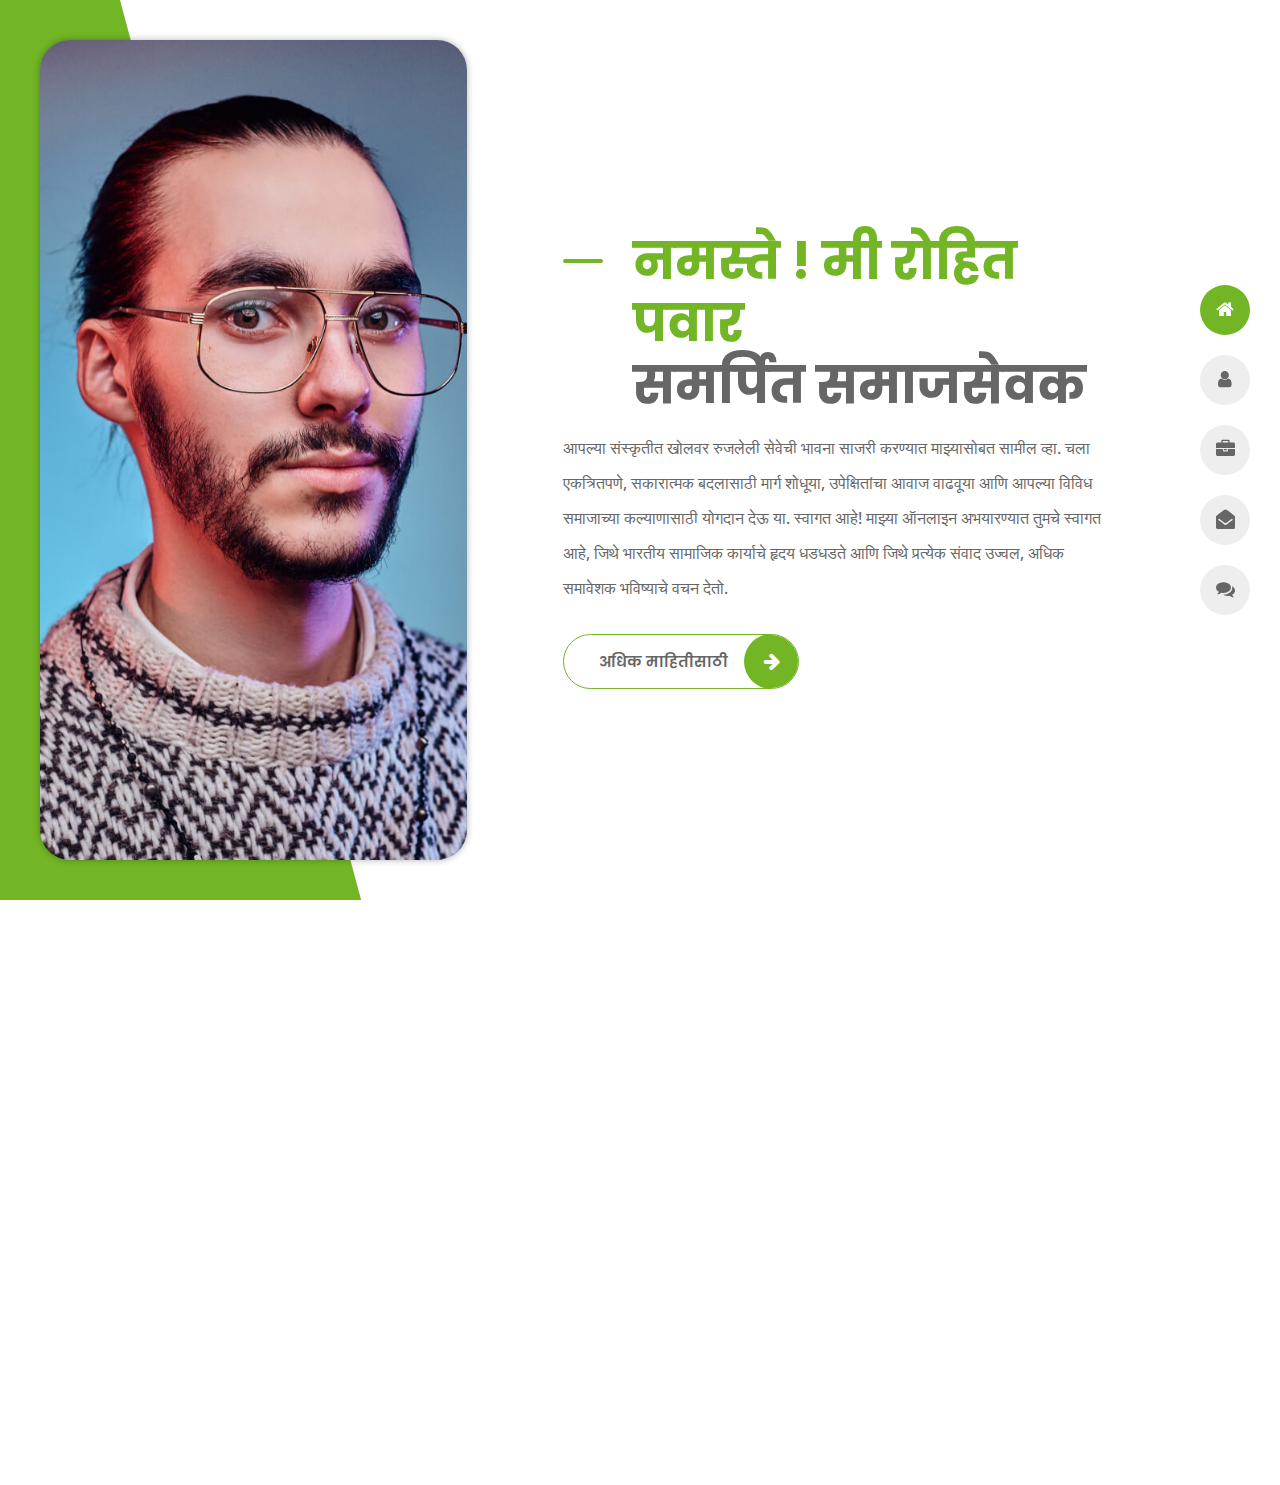
<file: index.html>
﻿<!DOCTYPE html>
<html lang="en">

<head>
    <meta charset="utf-8">
    <title>rohit - Personal Portfolio</title>
    <meta name="viewport" content="width=device-width, initial-scale=1">
    <link href="https://fonts.googleapis.com/css?family=Poppins:400,400i,500,500i,600,600i,700,700i,800,800i,900,900i" rel="stylesheet">
    <link href="https://fonts.googleapis.com/css?family=Open+Sans:300,400,400i,600,600i,700" rel="stylesheet">

    <!-- Template CSS Files -->
    <link href="css/bootstrap.min.css" rel="stylesheet">
    <!-- <link href="css/preloader.min.css" rel="stylesheet"> -->
    <!-- <link href="css/circle.css" rel="stylesheet"> -->
    <link href="css/font-awesome.min.css" rel="stylesheet">
    <link href="css/fm.revealator.jquery.min.css" rel="stylesheet">
    <link href="css/style.css" rel="stylesheet">

    <!-- CSS Skin File -->
    <link href="css/skins/green.css" rel="stylesheet">

   

    <!-- Modernizr JS File -->
    <!-- <script src="js/modernizr.custom.js"></script> -->
</head>

<body class="home light">

<!-- Header Starts -->
<header class="header" id="navbar-collapse-toggle">
    <!-- Fixed Navigation Starts -->
    <ul class="icon-menu d-none d-lg-block revealator-slideup revealator-once revealator-delay1">
        <li class="icon-box active">
            <i class="fa fa-home"></i>
            <a href="index.html">
                <h2>Home</h2>
            </a>
        </li>
        <li class="icon-box">
            <i class="fa fa-user"></i>
            <a href="about.html">
                <h2>About</h2>
            </a>
        </li>
        <li class="icon-box">
            <i class="fa fa-briefcase"></i>
            <a href="portfolio.html">
                <h2>Portfolio</h2>
            </a>
        </li>
        <li class="icon-box">
            <i class="fa fa-envelope-open"></i>
            <a href="contact.html">
                <h2>Contact</h2>
            </a>
        </li>
        <li class="icon-box">
            <i class="fa fa-comments"></i>
            <a href="blog.html">
                <h2>Blog</h2>
            </a>
        </li>
    </ul>
    <!-- Fixed Navigation Ends -->
    <!-- Mobile Menu Starts -->
    <nav role="navigation" class="d-block d-lg-none">
        <div id="menuToggle">
            <input type="checkbox" />
            <span></span>
            <span></span>
            <span></span>
            <ul class="list-unstyled" id="menu">
                <li class="active"><a href="index.html"><i class="fa fa-home"></i><span>Home</span></a></li>
                <li><a href="about.html"><i class="fa fa-user"></i><span>About</span></a></li>
                <li><a href="portfolio.html"><i class="fa fa-folder-open"></i><span>Portfolio</span></a></li>
                <li><a href="contact.html"><i class="fa fa-envelope-open"></i><span>Contact</span></a></li>
                <li><a href="blog.html"><i class="fa fa-comments"></i><span>Blog</span></a></li>
            </ul>
        </div>
    </nav>
    <!-- Mobile Menu Ends -->
</header>
<!-- Header Ends -->
<!-- Main Content Starts -->
<section class="container-fluid main-container container-home p-0 revealator-slideup revealator-once revealator-delay1">
    <div class="color-block d-none d-lg-block"></div>
    <div class="row home-details-container align-items-center">
        <div class="col-lg-4 bg position-fixed d-none d-lg-block"></div>
        <div class="col-12 col-lg-8 offset-lg-4 home-details text-left text-sm-center text-lg-left">
            <div>
                <img src="img/img-mobile.jpg" class="img-fluid main-img-mobile d-none d-sm-block d-lg-none" alt="my picture" />
                <h1 class="text-uppercase poppins-font">नमस्ते ! मी रोहित पवार<span>समर्पित समाजसेवक</span></h1>
                <p class="open-sans-font">आपल्या संस्कृतीत खोलवर रुजलेली सेवेची भावना साजरी करण्यात माझ्यासोबत सामील व्हा. चला एकत्रितपणे, सकारात्मक बदलासाठी मार्ग शोधूया, उपेक्षितांचा आवाज वाढवूया आणि आपल्या विविध समाजाच्या कल्याणासाठी योगदान देऊ या. स्वागत आहे! माझ्या ऑनलाइन अभयारण्यात तुमचे स्वागत आहे, जिथे भारतीय सामाजिक कार्याचे हृदय धडधडते आणि जिथे प्रत्येक संवाद उज्वल, अधिक समावेशक भविष्याचे वचन देतो.</p>
                <a class="button" href="about.html">
                    <span class="button-text">अधिक माहितीसाठी</span>
                    <span class="button-icon fa fa-arrow-right"></span>
                </a>
            </div>
        </div>
    </div>
</section>
<!-- Main Content Ends -->

<!-- Template JS Files -->
<script src="js/jquery-3.5.0.min.js"></script>
<!-- <script src="js/styleswitcher.js"></script> -->
<!-- <script src="js/preloader.min.js"></script> -->
<script src="js/fm.revealator.jquery.min.js"></script>
<!-- <script src="js/imagesloaded.pkgd.min.js"></script> -->
<!-- <script src="js/masonry.pkgd.min.js"></script> -->
<!-- <script src="js/classie.js"></script> -->
<!-- <script src="js/cbpGridGallery.js"></script> -->
<!-- <script src="js/jquery.hoverdir.js"></script> -->
<script src="js/popper.min.js"></script>
<script src="js/bootstrap.js"></script>
<!-- <script src="js/custom.js"></script> -->

</body>

</html>
</file>
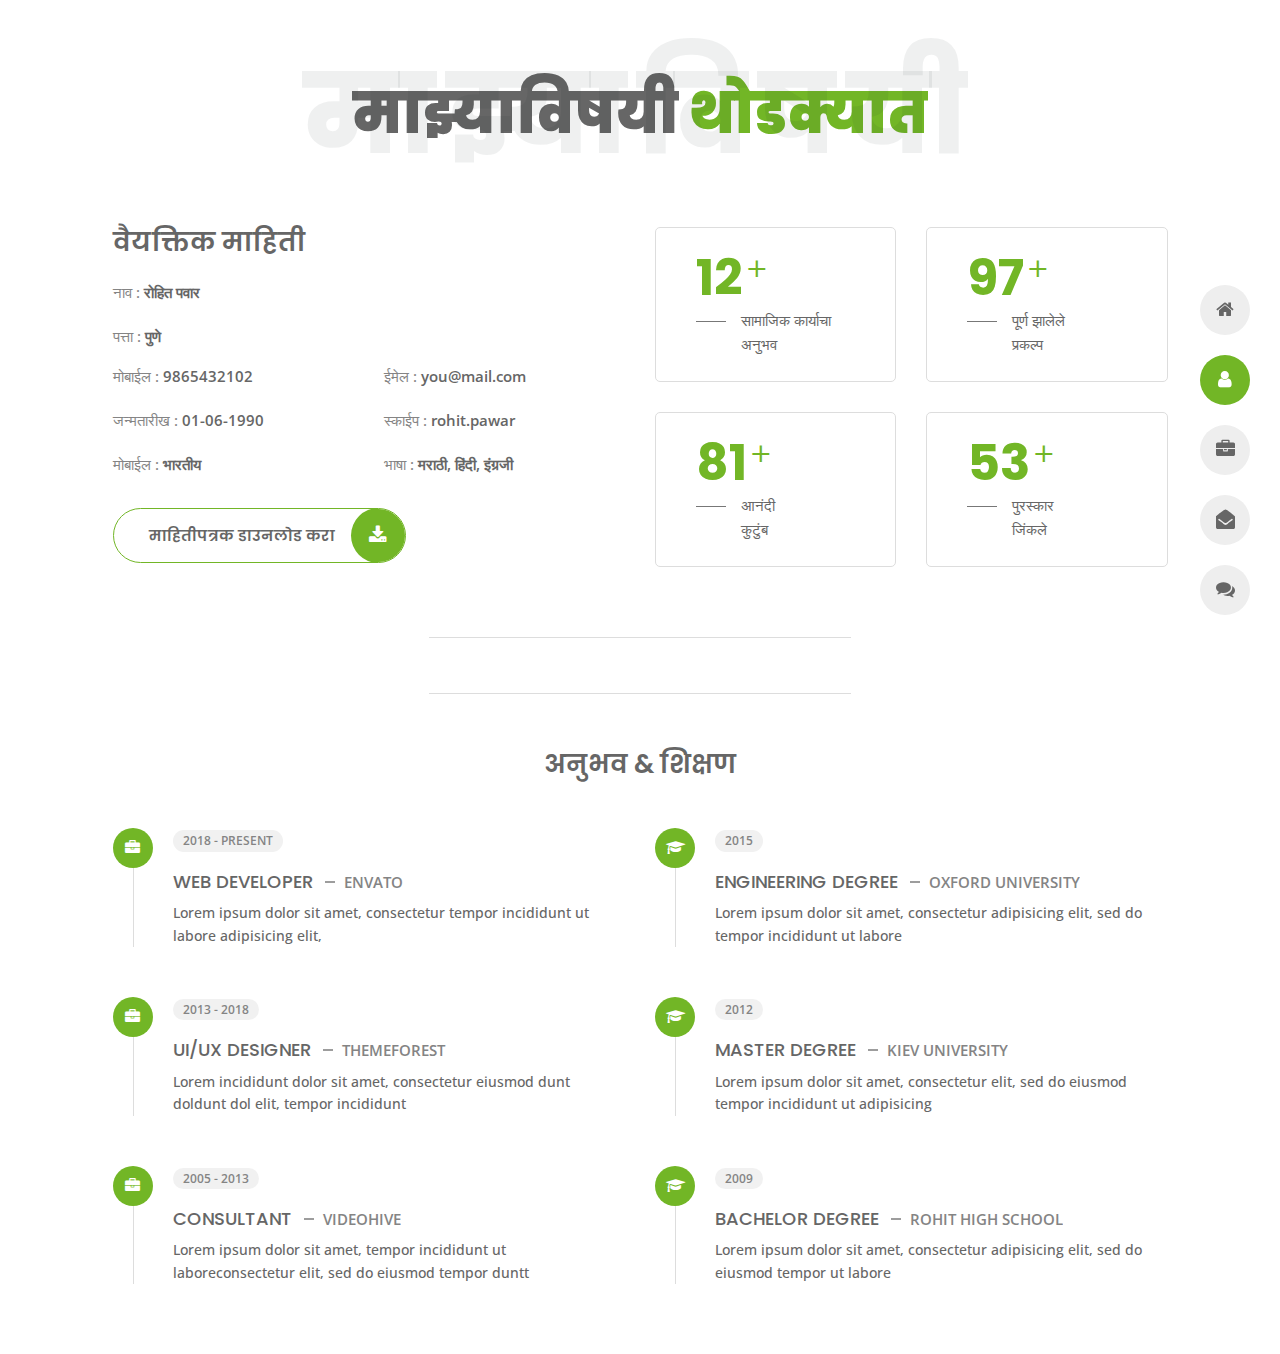
<file: about.html>
<!DOCTYPE html>
<html lang="en">
<head>
    <meta charset="utf-8">
    <title>About - rohit Personal Portfolio</title>
    <meta name="viewport" content="width=device-width, initial-scale=1">

    <!-- Template Google Fonts -->
    <link href="https://fonts.googleapis.com/css?family=Poppins:400,400i,500,500i,600,600i,700,700i,800,800i,900,900i" rel="stylesheet">
    <link href="https://fonts.googleapis.com/css?family=Open+Sans:300,400,400i,600,600i,700" rel="stylesheet">

    <!-- Template CSS Files -->
    <link href="css/bootstrap.min.css" rel="stylesheet">
    <!-- <link href="css/preloader.min.css" rel="stylesheet"> -->
    <link href="css/circle.css" rel="stylesheet">
    <link href="css/font-awesome.min.css" rel="stylesheet">
    <link href="css/fm.revealator.jquery.min.css" rel="stylesheet">
    <link href="css/style.css" rel="stylesheet">

    <!-- CSS Skin File -->
    <link href="css/skins/green.css" rel="stylesheet">
   
</head>

<body class="about light">

<header class="header" id="navbar-collapse-toggle">
    <ul class="icon-menu d-none d-lg-block revealator-slideup revealator-once revealator-delay1">
        <li class="icon-box">
            <i class="fa fa-home"></i>
            <a href="index.html">
                <h2>Home</h2>
            </a>
        </li>
        <li class="icon-box active">
            <i class="fa fa-user"></i>
            <a href="about.html">
                <h2>About</h2>
            </a>
        </li>
        <li class="icon-box">
            <i class="fa fa-briefcase"></i>
            <a href="portfolio.html">
                <h2>Portfolio</h2>
            </a>
        </li>
        <li class="icon-box">
            <i class="fa fa-envelope-open"></i>
            <a href="contact.html">
                <h2>Contact</h2>
            </a>
        </li>
        <li class="icon-box">
            <i class="fa fa-comments"></i>
            <a href="blog.html">
                <h2>Blog</h2>
            </a>
        </li>
    </ul>
    <!-- Fixed Navigation Ends -->
    <!-- Mobile Menu Starts -->
    <nav role="navigation" class="d-block d-lg-none">
        <div id="menuToggle">
            <input type="checkbox" />
            <span></span>
            <span></span>
            <span></span>
            <ul class="list-unstyled" id="menu">
                <li><a href="index.html"><i class="fa fa-home"></i><span>Home</span></a></li>
                <li class="active"><a href="about.html"><i class="fa fa-user"></i><span>About</span></a></li>
                <li><a href="portfolio.html"><i class="fa fa-folder-open"></i><span>Portfolio</span></a></li>
                <li><a href="contact.html"><i class="fa fa-envelope-open"></i><span>Contact</span></a></li>
                <li><a href="blog.html"><i class="fa fa-comments"></i><span>Blog</span></a></li>
            </ul>
        </div>
    </nav>
    <!-- Mobile Menu Ends -->
</header>
<!-- Header Ends -->
<!-- Page Title Starts -->
<section class="title-section text-left text-sm-center revealator-slideup revealator-once revealator-delay1">
    <h1>माझ्याविषयी <span>थोडक्यात</span></h1>
    <span class="title-bg">माझ्याविषयी </span>
</section>
<!-- Page Title Ends -->
<!-- Main Content Starts -->
<section class="main-content revealator-slideup revealator-once revealator-delay1">
    <div class="container">
        <div class="row">
            <!-- Personal Info Starts -->
            <div class="col-12 col-lg-5 col-xl-6">
                <div class="row">
                    <div class="col-12">
                        <h3 class="text-uppercase custom-title mb-0 ft-wt-600">वैयक्तिक माहिती</h3>
                    </div>
                    <div class="col-12 d-block d-sm-none">
                        <img src="img/img-mobile.jpg" class="img-fluid main-img-mobile" alt="my picture" />
                    </div>
                    
                    <div class="col-12">
                        <ul class="about-list list-unstyled open-sans-font">
                            <li> <span class="title">नाव :</span> <span class="value d-block d-sm-inline-block d-lg-block d-xl-inline-block">रोहित पवार</span> </li>
                            <li> <span class="title">पत्ता :</span> <span class="value d-block d-sm-inline-block d-lg-block d-xl-inline-block">पुणे</span> </li>
                        </ul>
                    </div>
                    <div class="col-6">
                        <ul class="about-list list-unstyled open-sans-font">
                            <li> <span class="title">मोबाईल :</span> <span class="value d-block d-sm-inline-block d-lg-block d-xl-inline-block">9865432102</span> </li>
                            <li> <span class="title">जन्मतारीख :</span> <span class="value d-block d-sm-inline-block d-lg-block d-xl-inline-block">01-06-1990</span> </li>
                            <li> <span class="title">मोबाईल :</span> <span class="value d-block d-sm-inline-block d-lg-block d-xl-inline-block">भारतीय</span> </li>
                        </ul>
                    </div>
                    <div class="col-6">
                        <ul class="about-list list-unstyled open-sans-font">
                            <li> <span class="title">ईमेल :</span> <span class="value d-block d-sm-inline-block d-lg-block d-xl-inline-block">you@mail.com</span> </li>
                            <li> <span class="title">स्काईप :</span> <span class="value d-block d-sm-inline-block d-lg-block d-xl-inline-block">rohit.pawar</span> </li>
                            <li> <span class="title">भाषा :</span> <span class="value d-block d-sm-inline-block d-lg-block d-xl-inline-block">मराठी, हिंदी, इंग्रजी</span> </li>
                        </ul>
                    </div>
                    <div class="col-12 mt-3">
                        <a class="button" href="#">
                            <span class="button-text">माहितीपत्रक डाउनलोड करा</span>
                            <span class="button-icon fa fa-download"></span>
                        </a>
                    </div>
                </div>
            </div>
            <!-- Personal Info Ends -->
            <!-- Boxes Starts -->
            <div class="col-12 col-lg-7 col-xl-6 mt-5 mt-lg-0">
                <div class="row">
                    <div class="col-6">
                        <div class="box-stats with-margin">
                            <h3 class="poppins-font position-relative">12</h3>
                            <p class="open-sans-font m-0 position-relative text-uppercase">सामाजिक कार्याचा  <span class="d-block">अनुभव</span></p>
                        </div>
                    </div>
                    <div class="col-6">
                        <div class="box-stats with-margin">
                            <h3 class="poppins-font position-relative">97</h3>
                            <p class="open-sans-font m-0 position-relative text-uppercase">पूर्ण झालेले  <span class="d-block">प्रकल्प</span></p>
                        </div>
                    </div>
                    <div class="col-6">
                        <div class="box-stats">
                            <h3 class="poppins-font position-relative">81</h3>
                            <p class="open-sans-font m-0 position-relative text-uppercase">आनंदी <span class="d-block">कुटुंब</span></p>
                        </div>
                    </div>
                    <div class="col-6">
                        <div class="box-stats">
                            <h3 class="poppins-font position-relative">53</h3>
                            <p class="open-sans-font m-0 position-relative text-uppercase">पुरस्कार  <span class="d-block">जिंकले</span></p>
                        </div>
                    </div>
                </div>
            </div>
            <!-- Boxes Ends -->
        </div>
        <hr class="separator">
        <!-- Skills Starts -->
        <div class="row d-none">
            <div class="col-12">
                <h3 class="text-uppercase pb-4 pb-sm-5 mb-3 mb-sm-0 text-left text-sm-center custom-title ft-wt-600">My Skills</h3>
            </div>
            <div class="col-6 col-md-3 mb-3 mb-sm-5">
                <div class="c100 p25">
                    <span>25%</span>
                    <div class="slice">
                        <div class="bar"></div>
                        <div class="fill"></div>
                    </div>
                </div>
                <h6 class="text-uppercase open-sans-font text-center mt-2 mt-sm-4">html</h6>
            </div>
            <div class="col-6 col-md-3 mb-3 mb-sm-5">
                <div class="c100 p89">
                    <span>89%</span>
                    <div class="slice">
                        <div class="bar"></div>
                        <div class="fill"></div>
                    </div>
                </div>
                <h6 class="text-uppercase open-sans-font text-center mt-2 mt-sm-4">javascript</h6>
            </div>
            <div class="col-6 col-md-3 mb-3 mb-sm-5">
                <div class="c100 p70">
                    <span>70%</span>
                    <div class="slice">
                        <div class="bar"></div>
                        <div class="fill"></div>
                    </div>
                </div>
                <h6 class="text-uppercase open-sans-font text-center mt-2 mt-sm-4">css</h6>
            </div>
            <div class="col-6 col-md-3 mb-3 mb-sm-5">
                <div class="c100 p66">
                    <span>66%</span>
                    <div class="slice">
                        <div class="bar"></div>
                        <div class="fill"></div>
                    </div>
                </div>
                <h6 class="text-uppercase open-sans-font text-center mt-2 mt-sm-4">php</h6>
            </div>
            <div class="col-6 col-md-3 mb-3 mb-sm-5">
                <div class="c100 p95">
                    <span>95%</span>
                    <div class="slice">
                        <div class="bar"></div>
                        <div class="fill"></div>
                    </div>
                </div>
                <h6 class="text-uppercase open-sans-font text-center mt-2 mt-sm-4">wordpress</h6>
            </div>
            <div class="col-6 col-md-3 mb-3 mb-sm-5">
                <div class="c100 p50">
                    <span>50%</span>
                    <div class="slice">
                        <div class="bar"></div>
                        <div class="fill"></div>
                    </div>
                </div>
                <h6 class="text-uppercase open-sans-font text-center mt-2 mt-sm-4">jquery</h6>
            </div>
            <div class="col-6 col-md-3 mb-3 mb-sm-5">
                <div class="c100 p65">
                    <span>65%</span>
                    <div class="slice">
                        <div class="bar"></div>
                        <div class="fill"></div>
                    </div>
                </div>
                <h6 class="text-uppercase open-sans-font text-center mt-2 mt-sm-4">angular</h6>
            </div>
            <div class="col-6 col-md-3 mb-3 mb-sm-5">
                <div class="c100 p45">
                    <span>45%</span>
                    <div class="slice">
                        <div class="bar"></div>
                        <div class="fill"></div>
                    </div>
                </div>
                <h6 class="text-uppercase open-sans-font text-center mt-2 mt-sm-4">react</h6>
            </div>
        </div>
        <!-- Skills Ends -->
        <hr class="separator mt-1">
        <!-- Experience & Education Starts -->
        <div class="row">
            <div class="col-12">
                <h3 class="text-uppercase pb-5 mb-0 text-left text-sm-center custom-title ft-wt-600">अनुभव <span>&</span> शिक्षण</h3>
            </div>
            <div class="col-lg-6 m-15px-tb">
                <div class="resume-box">
                    <ul>
                        <li>
                            <div class="icon">
                                <i class="fa fa-briefcase"></i>
                            </div>
                            <span class="time open-sans-font text-uppercase">2018 - Present</span>
                            <h5 class="poppins-font text-uppercase">Web Developer <span class="place open-sans-font">Envato</span></h5>
                            <p class="open-sans-font">Lorem ipsum dolor sit amet, consectetur tempor incididunt ut labore adipisicing elit, </p>
                        </li>
                        <li>
                            <div class="icon">
                                <i class="fa fa-briefcase"></i>
                            </div>
                            <span class="time open-sans-font text-uppercase">2013 - 2018</span>
                            <h5 class="poppins-font text-uppercase">UI/UX Designer <span class="place open-sans-font">Themeforest</span></h5>
                            <p class="open-sans-font">Lorem incididunt dolor sit amet, consectetur eiusmod dunt doldunt dol elit, tempor incididunt</p>
                        </li>
                        <li>
                            <div class="icon">
                                <i class="fa fa-briefcase"></i>
                            </div>
                            <span class="time open-sans-font text-uppercase">2005 - 2013</span>
                            <h5 class="poppins-font text-uppercase">Consultant <span class="place open-sans-font">Videohive</span></h5>
                            <p class="open-sans-font">Lorem ipsum dolor sit amet, tempor incididunt ut laboreconsectetur elit, sed do eiusmod tempor duntt</p>
                        </li>
                    </ul>
                </div>
            </div>
            <div class="col-lg-6 m-15px-tb">
                <div class="resume-box">
                    <ul>
                        <li>
                            <div class="icon">
                                <i class="fa fa-graduation-cap"></i>
                            </div>
                            <span class="time open-sans-font text-uppercase">2015</span>
                            <h5 class="poppins-font text-uppercase">Engineering Degree <span class="place open-sans-font">Oxford University</span></h5>
                            <p class="open-sans-font">Lorem ipsum dolor sit amet, consectetur adipisicing elit, sed do tempor incididunt ut labore</p>
                        </li>
                        <li>
                            <div class="icon">
                                <i class="fa fa-graduation-cap"></i>
                            </div>
                            <span class="time open-sans-font text-uppercase">2012</span>
                            <h5 class="poppins-font text-uppercase">Master Degree <span class="place open-sans-font">Kiev University</span></h5>
                            <p class="open-sans-font">Lorem ipsum dolor sit amet, consectetur elit, sed do eiusmod tempor incididunt ut adipisicing</p>
                        </li>
                        <li>
                            <div class="icon">
                                <i class="fa fa-graduation-cap"></i>
                            </div>
                            <span class="time open-sans-font text-uppercase">2009</span>
                            <h5 class="poppins-font text-uppercase">Bachelor Degree <span class="place open-sans-font">rohit High School</span></h5>
                            <p class="open-sans-font">Lorem ipsum dolor sit amet, consectetur adipisicing elit, sed do eiusmod tempor ut labore</p>
                        </li>
                    </ul>
                </div>
            </div>
        </div>
        <!-- Experience & Education Ends -->
    </div>
</section>
<!-- Main Content Ends -->

<!-- Template JS Files -->
<script src="js/jquery-3.5.0.min.js"></script>
<script src="js/fm.revealator.jquery.min.js"></script>
<script src="js/popper.min.js"></script>
<script src="js/bootstrap.js"></script>

</body>


</html>
</file>
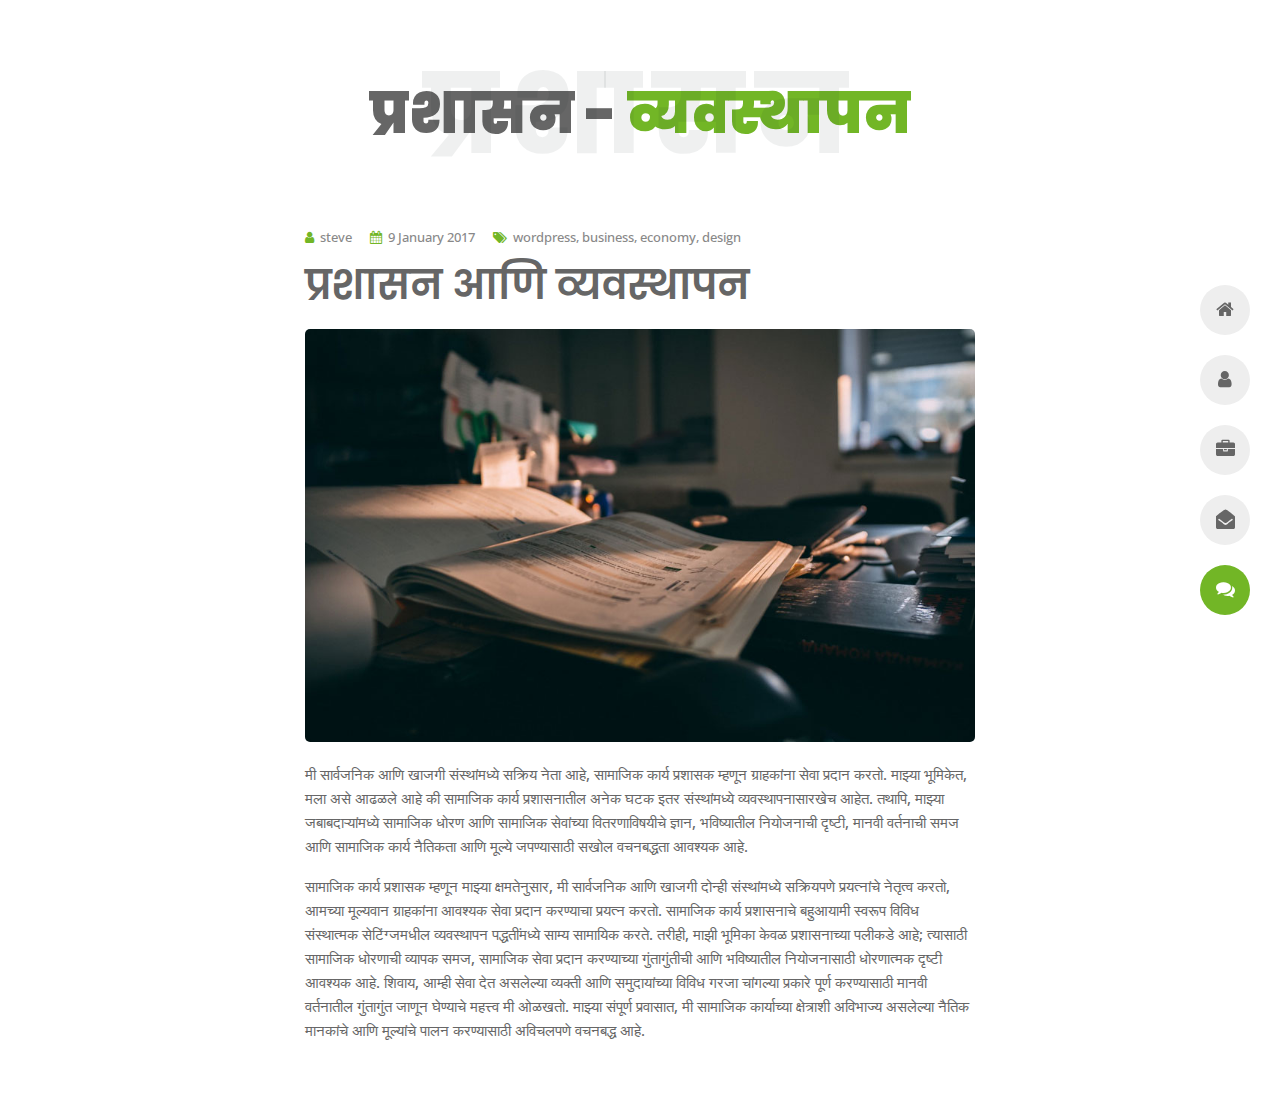
<file: blog-post.html>
<!DOCTYPE html>
<html lang="en">

<head>
    <meta charset="utf-8">
    <title>Blog - rohit Personal Portfolio</title>
    <meta name="viewport" content="width=device-width, initial-scale=1">

    <!-- Template Google Fonts -->
    <link href="https://fonts.googleapis.com/css?family=Poppins:400,400i,500,500i,600,600i,700,700i,800,800i,900,900i" rel="stylesheet">
    <link href="https://fonts.googleapis.com/css?family=Open+Sans:300,400,400i,600,600i,700" rel="stylesheet">

    <!-- Template CSS Files -->
    <link href="css/bootstrap.min.css" rel="stylesheet">
    <!-- <link href="css/preloader.min.css" rel="stylesheet"> -->
    <!-- <link href="css/circle.css" rel="stylesheet"> -->
    <link href="css/font-awesome.min.css" rel="stylesheet">
    <link href="css/fm.revealator.jquery.min.css" rel="stylesheet">
    <link href="css/style.css" rel="stylesheet">

    <!-- CSS Skin File -->
    <link href="css/skins/green.css" rel="stylesheet">

    <!-- Modernizr JS File -->
    <!-- <script src="js/modernizr.custom.js"></script> -->
</head>

<body class="blog-post light">

<!-- Header Starts -->
<header class="header" id="navbar-collapse-toggle">
    <!-- Fixed Navigation Starts -->
    <ul class="icon-menu d-none d-lg-block revealator-slideup revealator-once revealator-delay1">
        <li class="icon-box">
            <i class="fa fa-home"></i>
            <a href="index.html">
                <h2>Home</h2>
            </a>
        </li>
        <li class="icon-box">
            <i class="fa fa-user"></i>
            <a href="about.html">
                <h2>About</h2>
            </a>
        </li>
        <li class="icon-box">
            <i class="fa fa-briefcase"></i>
            <a href="portfolio.html">
                <h2>Portfolio</h2>
            </a>
        </li>
        <li class="icon-box">
            <i class="fa fa-envelope-open"></i>
            <a href="contact.html">
                <h2>Contact</h2>
            </a>
        </li>
        <li class="icon-box active">
            <i class="fa fa-comments"></i>
            <a href="blog.html">
                <h2>Blog</h2>
            </a>
        </li>
    </ul>
    <!-- Fixed Navigation Ends -->
    <!-- Mobile Menu Starts -->
    <nav role="navigation" class="d-block d-lg-none">
        <div id="menuToggle">
            <input type="checkbox" />
            <span></span>
            <span></span>
            <span></span>
            <ul class="list-unstyled" id="menu">
                <li><a href="index.html"><i class="fa fa-home"></i><span>Home</span></a></li>
                <li><a href="about.html"><i class="fa fa-user"></i><span>About</span></a></li>
                <li><a href="portfolio.html"><i class="fa fa-folder-open"></i><span>Portfolio</span></a></li>
                <li><a href="contact.html"><i class="fa fa-envelope-open"></i><span>Contact</span></a></li>
                <li class="active"><a href="blog.html"><i class="fa fa-comments"></i><span>Blog</span></a></li>
            </ul>
        </div>
    </nav>
    <!-- Mobile Menu Ends -->
</header>
<!-- Header Ends -->
<!-- Page Title Starts -->
<section class="title-section text-left text-sm-center revealator-slideup revealator-once revealator-delay1">
    <h1>प्रशासन -<span> व्यवस्थापन</span></h1>
    <span class="title-bg">प्रशासन</span>
</section>
<!-- Page Title Ends -->
<!-- Main Content Starts -->
<section class="main-content revealator-slideup revealator-once revealator-delay1">
    <div class="container">
        <div class="row">
            <!-- Article Starts -->
            <article class="col-12">
                <!-- Meta Starts -->
                <div class="meta open-sans-font">
                    <span><i class="fa fa-user"></i> steve</span>
                    <span class="date"><i class="fa fa-calendar"></i> 9 January 2017</span>
                    <span><i class="fa fa-tags"></i> wordpress, business, economy, design</span>
                </div>
                <!-- Meta Ends -->
                <!-- Article Content Starts -->
                <h1 class="text-uppercase text-capitalize">प्रशासन आणि व्यवस्थापन</h1>
                <img src="img/blog/blog-post-1.jpg" class="img-fluid" alt="Blog image"/>
                <div class="blog-excerpt open-sans-font pb-5">
                    <p>मी सार्वजनिक आणि खाजगी संस्थांमध्ये सक्रिय नेता आहे, सामाजिक कार्य प्रशासक म्हणून ग्राहकांना सेवा प्रदान करतो. माझ्या भूमिकेत, मला असे आढळले आहे की सामाजिक कार्य प्रशासनातील अनेक घटक इतर संस्थांमध्ये व्यवस्थापनासारखेच आहेत. तथापि, माझ्या जबाबदाऱ्यांमध्ये सामाजिक धोरण आणि सामाजिक सेवांच्या वितरणाविषयीचे ज्ञान, भविष्यातील नियोजनाची दृष्टी, मानवी वर्तनाची समज आणि सामाजिक कार्य नैतिकता आणि मूल्ये जपण्यासाठी सखोल वचनबद्धता आवश्यक आहे.</p>
                    <p>सामाजिक कार्य प्रशासक म्हणून माझ्या क्षमतेनुसार, मी सार्वजनिक आणि खाजगी दोन्ही संस्थांमध्ये सक्रियपणे प्रयत्नांचे नेतृत्व करतो, आमच्या मूल्यवान ग्राहकांना आवश्यक सेवा प्रदान करण्याचा प्रयत्न करतो. सामाजिक कार्य प्रशासनाचे बहुआयामी स्वरूप विविध संस्थात्मक सेटिंग्जमधील व्यवस्थापन पद्धतींमध्ये साम्य सामायिक करते. तरीही, माझी भूमिका केवळ प्रशासनाच्या पलीकडे आहे; त्यासाठी सामाजिक धोरणाची व्यापक समज, सामाजिक सेवा प्रदान करण्याच्या गुंतागुंतीची आणि भविष्यातील नियोजनासाठी धोरणात्मक दृष्टी आवश्यक आहे. शिवाय, आम्ही सेवा देत असलेल्या व्यक्ती आणि समुदायांच्या विविध गरजा चांगल्या प्रकारे पूर्ण करण्यासाठी मानवी वर्तनातील गुंतागुंत जाणून घेण्याचे महत्त्व मी ओळखतो. माझ्या संपूर्ण प्रवासात, मी सामाजिक कार्याच्या क्षेत्राशी अविभाज्य असलेल्या नैतिक मानकांचे आणि मूल्यांचे पालन करण्यासाठी अविचलपणे वचनबद्ध आहे.</p>
                </div>
                <!-- Article Content Ends -->
            </article>
            <!-- Article Ends -->
        </div>
    </div>
</section>
<!-- Template JS Files -->
<script src="js/jquery-3.5.0.min.js"></script>
<script src="js/fm.revealator.jquery.min.js"></script>
<script src="js/popper.min.js"></script>
<script src="js/bootstrap.js"></script>

</body>

</html>
</file>
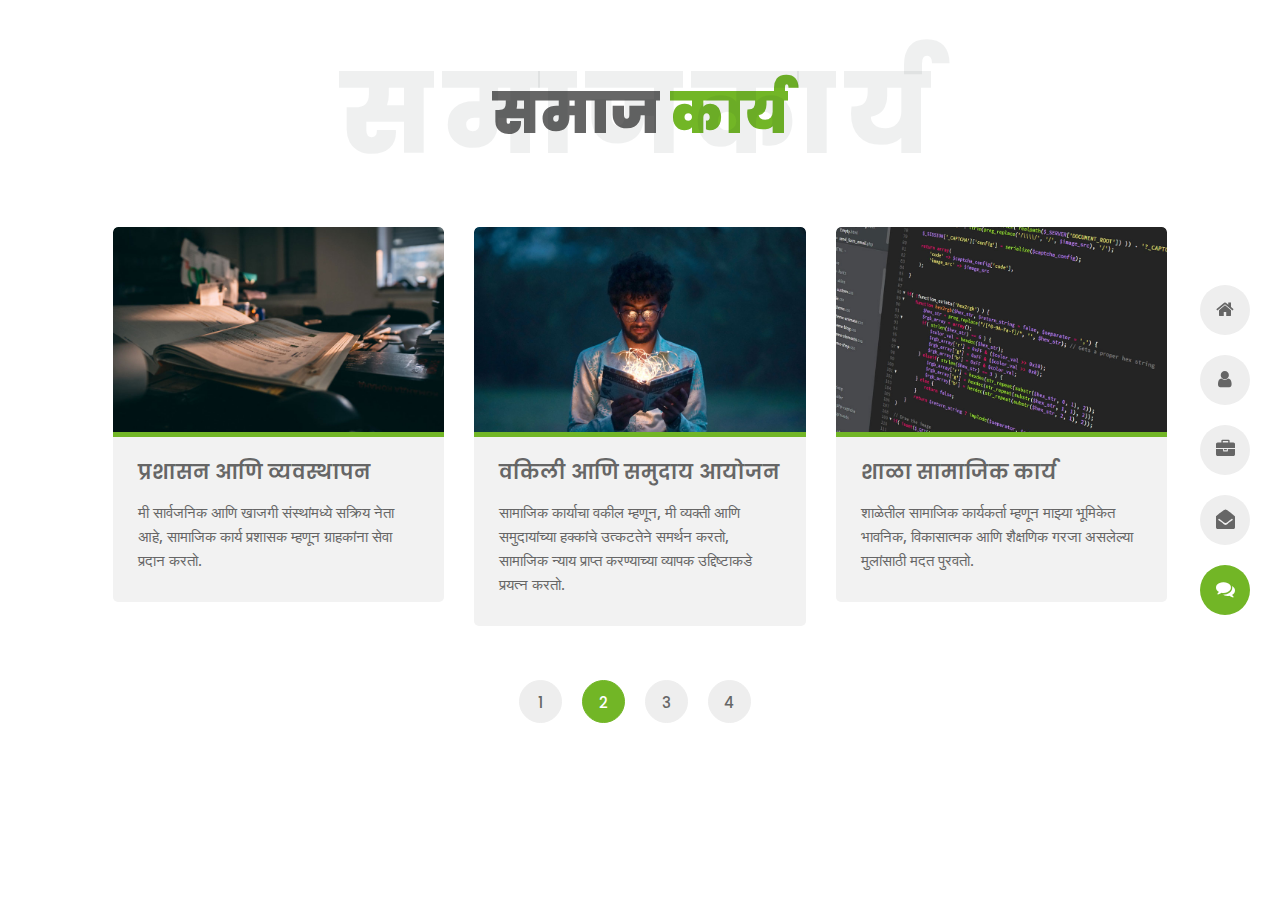
<file: blog.html>
﻿<!DOCTYPE html>
<html lang="en">

<head>
    <meta charset="utf-8">
    <title>Blog - rohit Personal Portfolio</title>
    <meta name="viewport" content="width=device-width, initial-scale=1">

    <!-- Template Google Fonts -->
    <link href="https://fonts.googleapis.com/css?family=Poppins:400,400i,500,500i,600,600i,700,700i,800,800i,900,900i" rel="stylesheet">
    <link href="https://fonts.googleapis.com/css?family=Open+Sans:300,400,400i,600,600i,700" rel="stylesheet">

    <!-- Template CSS Files -->
    <link href="css/bootstrap.min.css" rel="stylesheet">
    <!-- <link href="css/preloader.min.css" rel="stylesheet"> -->
    <!-- <link href="css/circle.css" rel="stylesheet"> -->
    <link href="css/font-awesome.min.css" rel="stylesheet">
    <link href="css/fm.revealator.jquery.min.css" rel="stylesheet">
    <link href="css/style.css" rel="stylesheet">

    <!-- CSS Skin File -->
    <link href="css/skins/green.css" rel="stylesheet">

    
    <!-- Modernizr JS File -->
    <!-- <script src="js/modernizr.custom.js"></script> -->
</head>

<body class="blog light">

<!-- Header Starts -->
<header class="header" id="navbar-collapse-toggle">
    <!-- Fixed Navigation Starts -->
    <ul class="icon-menu d-none d-lg-block revealator-slideup revealator-once revealator-delay1">
        <li class="icon-box">
            <i class="fa fa-home"></i>
            <a href="index.html">
                <h2>Home</h2>
            </a>
        </li>
        <li class="icon-box">
            <i class="fa fa-user"></i>
            <a href="about.html">
                <h2>About</h2>
            </a>
        </li>
        <li class="icon-box">
            <i class="fa fa-briefcase"></i>
            <a href="portfolio.html">
                <h2>Portfolio</h2>
            </a>
        </li>
        <li class="icon-box">
            <i class="fa fa-envelope-open"></i>
            <a href="contact.html">
                <h2>Contact</h2>
            </a>
        </li>
        <li class="icon-box active">
            <i class="fa fa-comments"></i>
            <a href="blog.html">
                <h2>Blog</h2>
            </a>
        </li>
    </ul>
    <!-- Fixed Navigation Ends -->
    <!-- Mobile Menu Starts -->
    <nav role="navigation" class="d-block d-lg-none">
        <div id="menuToggle">
            <input type="checkbox" />
            <span></span>
            <span></span>
            <span></span>
            <ul class="list-unstyled" id="menu">
                <li><a href="index.html"><i class="fa fa-home"></i><span>Home</span></a></li>
                <li><a href="about.html"><i class="fa fa-user"></i><span>About</span></a></li>
                <li><a href="portfolio.html"><i class="fa fa-folder-open"></i><span>Portfolio</span></a></li>
                <li><a href="contact.html"><i class="fa fa-envelope-open"></i><span>Contact</span></a></li>
                <li class="active"><a href="blog.html"><i class="fa fa-comments"></i><span>Blog</span></a></li>
            </ul>
        </div>
    </nav>
    <!-- Mobile Menu Ends -->
</header>
<!-- Header Ends -->
<!-- Page Title Starts -->
<section class="title-section text-left text-sm-center revealator-slideup revealator-once revealator-delay1">
    <h1>समाज <span>कार्य</span></h1>
    <span class="title-bg">समाजकार्य</span>
</section>
<!-- Page Title Ends -->
<!-- Main Content Starts -->
<section class="main-content revealator-slideup revealator-once revealator-delay1">
    <div class="container">
        <!-- Articles Starts -->
        <div class="row">
            <!-- Article Starts -->
            <div class="col-12 col-md-6 col-lg-6 col-xl-4 mb-30">
                <article class="post-container">
                    <div class="post-thumb">
                        <a href="blog-post.html" class="d-block position-relative overflow-hidden">
                            <img src="img/blog/blog-post-1.jpg" class="img-fluid" alt="Blog Post">
                        </a>
                    </div>
                    <div class="post-content">
                        <div class="entry-header">
                            <h3><a href="blog-post.html">प्रशासन आणि व्यवस्थापन</a></h3>
                        </div>
                        <div class="entry-content open-sans-font">
                            <p>मी सार्वजनिक आणि खाजगी संस्थांमध्ये सक्रिय नेता आहे, सामाजिक कार्य प्रशासक म्हणून ग्राहकांना सेवा प्रदान करतो. </p>
                        </div>
                    </div>
                </article>
            </div>
            <!-- Article Ends -->
            <!-- Article Starts -->
            <div class="col-12 col-md-6 col-lg-6 col-xl-4 mb-30">
                <article class="post-container">
                    <div class="post-thumb">
                        <a href="blog-post.html" class="d-block position-relative overflow-hidden">
                            <img src="img/blog/blog-post-2.jpg" class="img-fluid" alt="">
                        </a>
                    </div>
                    <div class="post-content">
                        <div class="entry-header">
                            <h3><a href="blog-post.html">वकिली आणि समुदाय आयोजन</a></h3>
                        </div>
                        <div class="entry-content open-sans-font">
                            <p>सामाजिक कार्याचा वकील म्हणून, मी व्यक्ती आणि समुदायांच्या हक्कांचे उत्कटतेने समर्थन करतो, सामाजिक न्याय प्राप्त करण्याच्या व्यापक उद्दिष्टाकडे प्रयत्न करतो.</p>
                        </div>
                    </div>
                </article>
            </div>
            <!-- Article Ends -->
            <!-- Article Starts -->
            <div class="col-12 col-md-6 col-lg-6 col-xl-4 mb-30">
                <article class="post-container">
                    <div class="post-thumb">
                        <a href="blog-post.html" class="d-block position-relative overflow-hidden">
                            <img src="img/blog/blog-post-3.jpg" class="img-fluid" alt="">
                        </a>
                    </div>
                    <div class="post-content">
                        <div class="entry-header">
                            <h3><a href="blog-post.html">शाळा सामाजिक कार्य</a></h3>
                        </div>
                        <div class="entry-content open-sans-font">
                            <p>शाळेतील सामाजिक कार्यकर्ता म्हणून माझ्या भूमिकेत भावनिक, विकासात्मक आणि शैक्षणिक गरजा असलेल्या मुलांसाठी मदत पुरवतो.</p>
                        </div>
                    </div>
                </article>
            </div>
            <!-- Article Ends -->
           
           
           
            <!-- Pagination Starts -->
            <div class="col-12 mt-4">
                <nav aria-label="Page navigation example">
                    <ul class="pagination justify-content-center mb-0">
                        <li class="page-item"><a class="page-link" href="#">1</a></li>
                        <li class="page-item active"><a class="page-link" href="#">2</a></li>
                        <li class="page-item"><a class="page-link" href="#">3</a></li>
                        <li class="page-item"><a class="page-link" href="#">4</a></li>
                    </ul>
                </nav>
            </div>
            <!-- Pagination Ends -->
        </div>
        <!-- Articles Ends -->
    </div>
</section>

<!-- Template JS Files -->
<script src="js/jquery-3.5.0.min.js"></script>
<script src="js/fm.revealator.jquery.min.js"></script>
<script src="js/popper.min.js"></script>
<script src="js/bootstrap.js"></script>

</body>


</html>
</file>
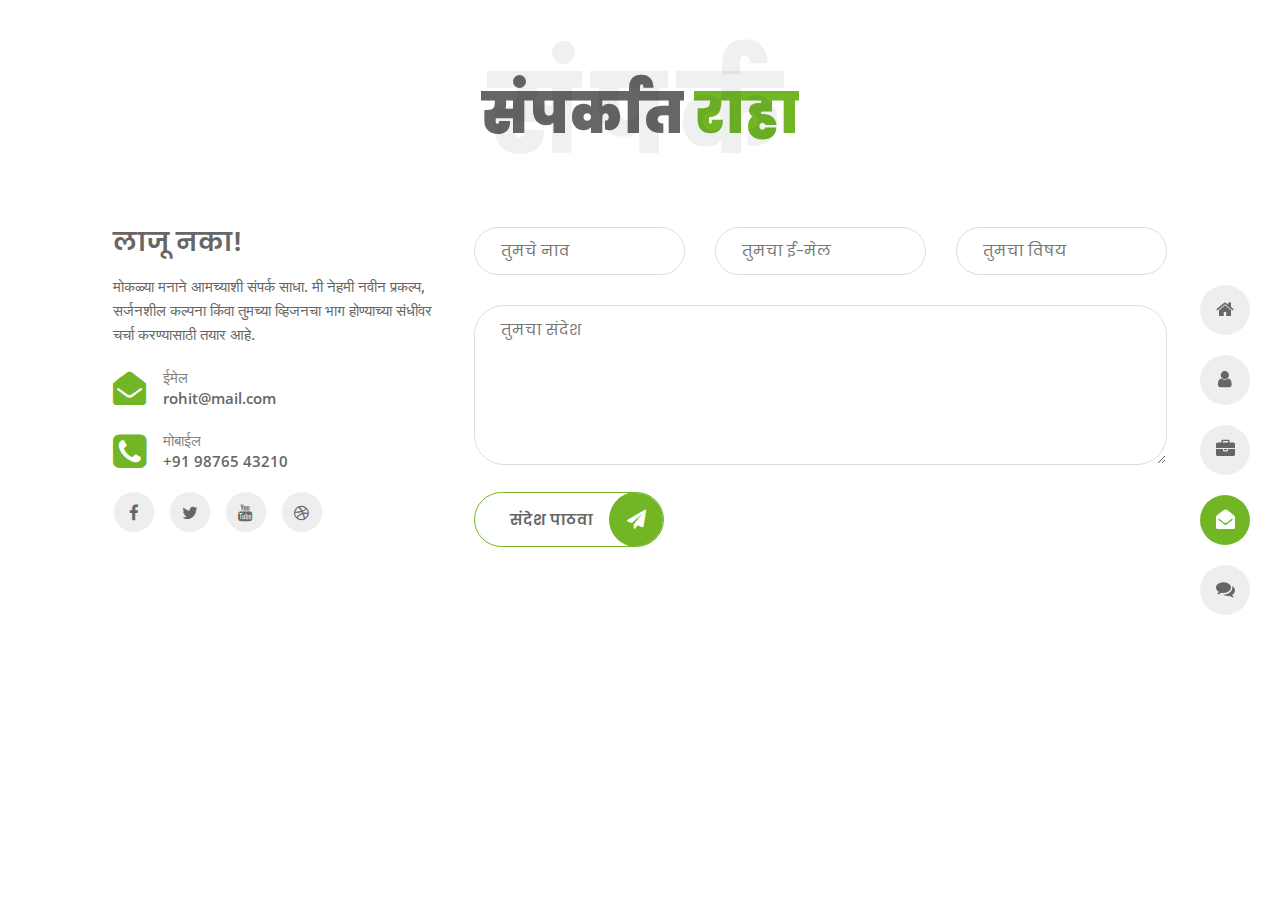
<file: contact.html>
<!DOCTYPE html>
<html lang="en">

<head>
    <meta charset="utf-8">
    <title>Contact - rohit Personal Portfolio</title>
    <meta name="viewport" content="width=device-width, initial-scale=1">

    <!-- Template Google Fonts -->
    <link href="https://fonts.googleapis.com/css?family=Poppins:400,400i,500,500i,600,600i,700,700i,800,800i,900,900i" rel="stylesheet">
    <link href="https://fonts.googleapis.com/css?family=Open+Sans:300,400,400i,600,600i,700" rel="stylesheet">

    <!-- Template CSS Files -->
    <link href="css/bootstrap.min.css" rel="stylesheet">
    <!-- <link href="css/preloader.min.css" rel="stylesheet"> -->
    <!-- <link href="css/circle.css" rel="stylesheet"> -->
    <link href="css/font-awesome.min.css" rel="stylesheet">
    <link href="css/fm.revealator.jquery.min.css" rel="stylesheet">
    <link href="css/style.css" rel="stylesheet">

    <!-- CSS Skin File -->
    <link href="css/skins/green.css" rel="stylesheet">

   
    <!-- Modernizr JS File -->
    <!-- <script src="js/modernizr.custom.js"></script> -->
</head>

<body class="contact light">

<!-- Header Starts -->
<header class="header" id="navbar-collapse-toggle">
    <!-- Fixed Navigation Starts -->
    <ul class="icon-menu d-none d-lg-block revealator-slideup revealator-once revealator-delay1">
        <li class="icon-box">
            <i class="fa fa-home"></i>
            <a href="index.html">
                <h2>Home</h2>
            </a>
        </li>
        <li class="icon-box">
            <i class="fa fa-user"></i>
            <a href="about.html">
                <h2>About</h2>
            </a>
        </li>
        <li class="icon-box">
            <i class="fa fa-briefcase"></i>
            <a href="portfolio.html">
                <h2>Portfolio</h2>
            </a>
        </li>
        <li class="icon-box active">
            <i class="fa fa-envelope-open"></i>
            <a href="contact.html">
                <h2>Contact</h2>
            </a>
        </li>
        <li class="icon-box">
            <i class="fa fa-comments"></i>
            <a href="blog.html">
                <h2>Blog</h2>
            </a>
        </li>
    </ul>
    <!-- Fixed Navigation Ends -->
    <!-- Mobile Menu Starts -->
    <nav role="navigation" class="d-block d-lg-none">
        <div id="menuToggle">
            <input type="checkbox" />
            <span></span>
            <span></span>
            <span></span>
            <ul class="list-unstyled" id="menu">
                <li><a href="index.html"><i class="fa fa-home"></i><span>Home</span></a></li>
                <li><a href="about.html"><i class="fa fa-user"></i><span>About</span></a></li>
                <li><a href="portfolio.html"><i class="fa fa-folder-open"></i><span>Portfolio</span></a></li>
                <li class="active"><a href="contact.html"><i class="fa fa-envelope-open"></i><span>Contact</span></a></li>
                <li><a href="blog.html"><i class="fa fa-comments"></i><span>Blog</span></a></li>
            </ul>
        </div>
    </nav>
    <!-- Mobile Menu Ends -->
</header>
<!-- Header Ends -->
<!-- Page Title Starts -->
<section class="title-section text-left text-sm-center revealator-slideup revealator-once revealator-delay1">
    <h1>संपर्कात <span>राहा</span></h1>
    <span class="title-bg">संपर्क</span>
</section>
<!-- Page Title Ends -->
<!-- Main Content Starts -->
<section class="main-content revealator-slideup revealator-once revealator-delay1">
    <div class="container">
        <div class="row">
            <!-- Left Side Starts -->
            <div class="col-12 col-lg-4">
                <h3 class="text-uppercase custom-title mb-0 ft-wt-600 pb-3">लाजू नका!</h3>
                <p class="open-sans-font mb-3">मोकळ्या मनाने आमच्याशी संपर्क साधा. मी नेहमी नवीन प्रकल्प, सर्जनशील कल्पना किंवा तुमच्या व्हिजनचा भाग होण्याच्या संधींवर चर्चा करण्यासाठी तयार आहे.</p>
                <p class="open-sans-font custom-span-contact position-relative">
                    <i class="fa fa-envelope-open position-absolute"></i>
                    <span class="d-block">ईमेल </span>rohit@mail.com
                </p>
                <a href="tel:9876543210" style="color:inherit">
                    <p class="open-sans-font custom-span-contact position-relative">
                        <i class="fa fa-phone-square position-absolute"></i>
                        <span class="d-block">मोबाईल </span>+91 98765 43210
                    </p>
                </a>
                
                <ul class="social list-unstyled pt-1 mb-5">
                    <li class="facebook"><a title="Facebook" href="#"><i class="fa fa-facebook"></i></a>
                    </li>
                    <li class="twitter"><a title="Twitter" href="#"><i class="fa fa-twitter"></i></a>
                    </li>
                    <li class="youtube"><a title="Youtube" href="#"><i class="fa fa-youtube"></i></a>
                    </li>
                    <li class="dribbble"><a title="Dribbble" href="#"><i class="fa fa-dribbble"></i></a>
                    </li>
                </ul>
            </div>
            <!-- Left Side Ends -->
            <!-- Contact Form Starts -->
            <div class="col-12 col-lg-8">
                <form class="contactform" method="post" action="https://slimhamdi.net/rohit/light/php/process-form.php">
                    <div class="contactform">
                        <div class="row">
                            <div class="col-12 col-md-4">
                                <input type="text" name="name" placeholder="तुमचे नाव">
                            </div>
                            <div class="col-12 col-md-4">
                                <input type="email" name="email" placeholder="तुमचा ई-मेल">
                            </div>
                            <div class="col-12 col-md-4">
                                <input type="text" name="subject" placeholder="तुमचा विषय">
                            </div>
                            <div class="col-12">
                                <textarea name="message" placeholder="तुमचा संदेश"></textarea>
                                <button type="submit" class="button">
                                    <span class="button-text">संदेश पाठवा</span>
                                    <span class="button-icon fa fa-send"></span>
                                </button>
                            </div>
                            <div class="col-12 form-message">
                                <span class="output_message text-center font-weight-600 text-uppercase"></span>
                            </div>
                        </div>
                    </div>
                </form>
            </div>
            <!-- Contact Form Ends -->
        </div>
    </div>

</section>
<!-- Template JS Files -->
<script src="js/jquery-3.5.0.min.js"></script>
<script src="js/fm.revealator.jquery.min.js"></script>
<script src="js/popper.min.js"></script>
<script src="js/bootstrap.js"></script>

</body>

</html>
</file>
<file: css/circle.css>
.rect-auto,
.c100.p51 .slice,
.c100.p52 .slice,
.c100.p53 .slice,
.c100.p54 .slice,
.c100.p55 .slice,
.c100.p56 .slice,
.c100.p57 .slice,
.c100.p58 .slice,
.c100.p59 .slice,
.c100.p60 .slice,
.c100.p61 .slice,
.c100.p62 .slice,
.c100.p63 .slice,
.c100.p64 .slice,
.c100.p65 .slice,
.c100.p66 .slice,
.c100.p67 .slice,
.c100.p68 .slice,
.c100.p69 .slice,
.c100.p70 .slice,
.c100.p71 .slice,
.c100.p72 .slice,
.c100.p73 .slice,
.c100.p74 .slice,
.c100.p75 .slice,
.c100.p76 .slice,
.c100.p77 .slice,
.c100.p78 .slice,
.c100.p79 .slice,
.c100.p80 .slice,
.c100.p81 .slice,
.c100.p82 .slice,
.c100.p83 .slice,
.c100.p84 .slice,
.c100.p85 .slice,
.c100.p86 .slice,
.c100.p87 .slice,
.c100.p88 .slice,
.c100.p89 .slice,
.c100.p90 .slice,
.c100.p91 .slice,
.c100.p92 .slice,
.c100.p93 .slice,
.c100.p94 .slice,
.c100.p95 .slice,
.c100.p96 .slice,
.c100.p97 .slice,
.c100.p98 .slice,
.c100.p99 .slice,
.c100.p100 .slice {
  clip: rect(auto, auto, auto, auto);
}
.pie,
.c100 .bar,
.c100.p51 .fill,
.c100.p52 .fill,
.c100.p53 .fill,
.c100.p54 .fill,
.c100.p55 .fill,
.c100.p56 .fill,
.c100.p57 .fill,
.c100.p58 .fill,
.c100.p59 .fill,
.c100.p60 .fill,
.c100.p61 .fill,
.c100.p62 .fill,
.c100.p63 .fill,
.c100.p64 .fill,
.c100.p65 .fill,
.c100.p66 .fill,
.c100.p67 .fill,
.c100.p68 .fill,
.c100.p69 .fill,
.c100.p70 .fill,
.c100.p71 .fill,
.c100.p72 .fill,
.c100.p73 .fill,
.c100.p74 .fill,
.c100.p75 .fill,
.c100.p76 .fill,
.c100.p77 .fill,
.c100.p78 .fill,
.c100.p79 .fill,
.c100.p80 .fill,
.c100.p81 .fill,
.c100.p82 .fill,
.c100.p83 .fill,
.c100.p84 .fill,
.c100.p85 .fill,
.c100.p86 .fill,
.c100.p87 .fill,
.c100.p88 .fill,
.c100.p89 .fill,
.c100.p90 .fill,
.c100.p91 .fill,
.c100.p92 .fill,
.c100.p93 .fill,
.c100.p94 .fill,
.c100.p95 .fill,
.c100.p96 .fill,
.c100.p97 .fill,
.c100.p98 .fill,
.c100.p99 .fill,
.c100.p100 .fill {
  position: absolute;
  border: 0.08em solid #307bbb;
  width: 0.84em;
  height: 0.84em;
  clip: rect(0em, 0.5em, 1em, 0em);
  border-radius: 50%;
  -webkit-transform: rotate(0deg);
  -moz-transform: rotate(0deg);
  -ms-transform: rotate(0deg);
  -o-transform: rotate(0deg);
  transform: rotate(0deg);
}
.pie-fill,
.c100.p51 .bar:after,
.c100.p51 .fill,
.c100.p52 .bar:after,
.c100.p52 .fill,
.c100.p53 .bar:after,
.c100.p53 .fill,
.c100.p54 .bar:after,
.c100.p54 .fill,
.c100.p55 .bar:after,
.c100.p55 .fill,
.c100.p56 .bar:after,
.c100.p56 .fill,
.c100.p57 .bar:after,
.c100.p57 .fill,
.c100.p58 .bar:after,
.c100.p58 .fill,
.c100.p59 .bar:after,
.c100.p59 .fill,
.c100.p60 .bar:after,
.c100.p60 .fill,
.c100.p61 .bar:after,
.c100.p61 .fill,
.c100.p62 .bar:after,
.c100.p62 .fill,
.c100.p63 .bar:after,
.c100.p63 .fill,
.c100.p64 .bar:after,
.c100.p64 .fill,
.c100.p65 .bar:after,
.c100.p65 .fill,
.c100.p66 .bar:after,
.c100.p66 .fill,
.c100.p67 .bar:after,
.c100.p67 .fill,
.c100.p68 .bar:after,
.c100.p68 .fill,
.c100.p69 .bar:after,
.c100.p69 .fill,
.c100.p70 .bar:after,
.c100.p70 .fill,
.c100.p71 .bar:after,
.c100.p71 .fill,
.c100.p72 .bar:after,
.c100.p72 .fill,
.c100.p73 .bar:after,
.c100.p73 .fill,
.c100.p74 .bar:after,
.c100.p74 .fill,
.c100.p75 .bar:after,
.c100.p75 .fill,
.c100.p76 .bar:after,
.c100.p76 .fill,
.c100.p77 .bar:after,
.c100.p77 .fill,
.c100.p78 .bar:after,
.c100.p78 .fill,
.c100.p79 .bar:after,
.c100.p79 .fill,
.c100.p80 .bar:after,
.c100.p80 .fill,
.c100.p81 .bar:after,
.c100.p81 .fill,
.c100.p82 .bar:after,
.c100.p82 .fill,
.c100.p83 .bar:after,
.c100.p83 .fill,
.c100.p84 .bar:after,
.c100.p84 .fill,
.c100.p85 .bar:after,
.c100.p85 .fill,
.c100.p86 .bar:after,
.c100.p86 .fill,
.c100.p87 .bar:after,
.c100.p87 .fill,
.c100.p88 .bar:after,
.c100.p88 .fill,
.c100.p89 .bar:after,
.c100.p89 .fill,
.c100.p90 .bar:after,
.c100.p90 .fill,
.c100.p91 .bar:after,
.c100.p91 .fill,
.c100.p92 .bar:after,
.c100.p92 .fill,
.c100.p93 .bar:after,
.c100.p93 .fill,
.c100.p94 .bar:after,
.c100.p94 .fill,
.c100.p95 .bar:after,
.c100.p95 .fill,
.c100.p96 .bar:after,
.c100.p96 .fill,
.c100.p97 .bar:after,
.c100.p97 .fill,
.c100.p98 .bar:after,
.c100.p98 .fill,
.c100.p99 .bar:after,
.c100.p99 .fill,
.c100.p100 .bar:after,
.c100.p100 .fill {
  -webkit-transform: rotate(180deg);
  -moz-transform: rotate(180deg);
  -ms-transform: rotate(180deg);
  -o-transform: rotate(180deg);
  transform: rotate(180deg);
}
.c100 {
  position: relative;
  font-size: 120px;
  width: 1em;
  height: 1em;
  border-radius: 50%;
  float: left;
  margin: 0 0.1em 0.1em 0;
  background-color: #cccccc;
}
.c100 *,
.c100 *:before,
.c100 *:after {
  -webkit-box-sizing: content-box;
  -moz-box-sizing: content-box;
  box-sizing: content-box;
}
.c100.center {
  float: none;
  margin: 0 auto;
}
.c100.big {
  font-size: 240px;
}
.c100.small {
  font-size: 80px;
}
.c100 > span {
  position: absolute;
  width: 100%;
  z-index: 1;
  left: 0;
  top: 0;
  width: 5em;
  line-height: 5em;
  font-size: 0.2em;
  color: #cccccc;
  display: block;
  text-align: center;
  white-space: nowrap;
  -webkit-transition-property: all;
  -moz-transition-property: all;
  -o-transition-property: all;
  transition-property: all;
  -webkit-transition-duration: 0.2s;
  -moz-transition-duration: 0.2s;
  -o-transition-duration: 0.2s;
  transition-duration: 0.2s;
  -webkit-transition-timing-function: ease-out;
  -moz-transition-timing-function: ease-out;
  -o-transition-timing-function: ease-out;
  transition-timing-function: ease-out;
}
.c100:after {
  position: absolute;
  top: 0.08em;
  left: 0.08em;
  display: block;
  content: " ";
  border-radius: 50%;
  background-color: #f5f5f5;
  width: 0.84em;
  height: 0.84em;
  -webkit-transition-property: all;
  -moz-transition-property: all;
  -o-transition-property: all;
  transition-property: all;
  -webkit-transition-duration: 0.2s;
  -moz-transition-duration: 0.2s;
  -o-transition-duration: 0.2s;
  transition-duration: 0.2s;
  -webkit-transition-timing-function: ease-in;
  -moz-transition-timing-function: ease-in;
  -o-transition-timing-function: ease-in;
  transition-timing-function: ease-in;
}
.c100 .slice {
  position: absolute;
  width: 1em;
  height: 1em;
  clip: rect(0em, 1em, 1em, 0.5em);
}
.c100.p1 .bar {
  -webkit-transform: rotate(3.6deg);
  -moz-transform: rotate(3.6deg);
  -ms-transform: rotate(3.6deg);
  -o-transform: rotate(3.6deg);
  transform: rotate(3.6deg);
}
.c100.p2 .bar {
  -webkit-transform: rotate(7.2deg);
  -moz-transform: rotate(7.2deg);
  -ms-transform: rotate(7.2deg);
  -o-transform: rotate(7.2deg);
  transform: rotate(7.2deg);
}
.c100.p3 .bar {
  -webkit-transform: rotate(10.8deg);
  -moz-transform: rotate(10.8deg);
  -ms-transform: rotate(10.8deg);
  -o-transform: rotate(10.8deg);
  transform: rotate(10.8deg);
}
.c100.p4 .bar {
  -webkit-transform: rotate(14.4deg);
  -moz-transform: rotate(14.4deg);
  -ms-transform: rotate(14.4deg);
  -o-transform: rotate(14.4deg);
  transform: rotate(14.4deg);
}
.c100.p5 .bar {
  -webkit-transform: rotate(18deg);
  -moz-transform: rotate(18deg);
  -ms-transform: rotate(18deg);
  -o-transform: rotate(18deg);
  transform: rotate(18deg);
}
.c100.p6 .bar {
  -webkit-transform: rotate(21.6deg);
  -moz-transform: rotate(21.6deg);
  -ms-transform: rotate(21.6deg);
  -o-transform: rotate(21.6deg);
  transform: rotate(21.6deg);
}
.c100.p7 .bar {
  -webkit-transform: rotate(25.2deg);
  -moz-transform: rotate(25.2deg);
  -ms-transform: rotate(25.2deg);
  -o-transform: rotate(25.2deg);
  transform: rotate(25.2deg);
}
.c100.p8 .bar {
  -webkit-transform: rotate(28.8deg);
  -moz-transform: rotate(28.8deg);
  -ms-transform: rotate(28.8deg);
  -o-transform: rotate(28.8deg);
  transform: rotate(28.8deg);
}
.c100.p9 .bar {
  -webkit-transform: rotate(32.4deg);
  -moz-transform: rotate(32.4deg);
  -ms-transform: rotate(32.4deg);
  -o-transform: rotate(32.4deg);
  transform: rotate(32.4deg);
}
.c100.p10 .bar {
  -webkit-transform: rotate(36deg);
  -moz-transform: rotate(36deg);
  -ms-transform: rotate(36deg);
  -o-transform: rotate(36deg);
  transform: rotate(36deg);
}
.c100.p11 .bar {
  -webkit-transform: rotate(39.6deg);
  -moz-transform: rotate(39.6deg);
  -ms-transform: rotate(39.6deg);
  -o-transform: rotate(39.6deg);
  transform: rotate(39.6deg);
}
.c100.p12 .bar {
  -webkit-transform: rotate(43.2deg);
  -moz-transform: rotate(43.2deg);
  -ms-transform: rotate(43.2deg);
  -o-transform: rotate(43.2deg);
  transform: rotate(43.2deg);
}
.c100.p13 .bar {
  -webkit-transform: rotate(46.800000000000004deg);
  -moz-transform: rotate(46.800000000000004deg);
  -ms-transform: rotate(46.800000000000004deg);
  -o-transform: rotate(46.800000000000004deg);
  transform: rotate(46.800000000000004deg);
}
.c100.p14 .bar {
  -webkit-transform: rotate(50.4deg);
  -moz-transform: rotate(50.4deg);
  -ms-transform: rotate(50.4deg);
  -o-transform: rotate(50.4deg);
  transform: rotate(50.4deg);
}
.c100.p15 .bar {
  -webkit-transform: rotate(54deg);
  -moz-transform: rotate(54deg);
  -ms-transform: rotate(54deg);
  -o-transform: rotate(54deg);
  transform: rotate(54deg);
}
.c100.p16 .bar {
  -webkit-transform: rotate(57.6deg);
  -moz-transform: rotate(57.6deg);
  -ms-transform: rotate(57.6deg);
  -o-transform: rotate(57.6deg);
  transform: rotate(57.6deg);
}
.c100.p17 .bar {
  -webkit-transform: rotate(61.2deg);
  -moz-transform: rotate(61.2deg);
  -ms-transform: rotate(61.2deg);
  -o-transform: rotate(61.2deg);
  transform: rotate(61.2deg);
}
.c100.p18 .bar {
  -webkit-transform: rotate(64.8deg);
  -moz-transform: rotate(64.8deg);
  -ms-transform: rotate(64.8deg);
  -o-transform: rotate(64.8deg);
  transform: rotate(64.8deg);
}
.c100.p19 .bar {
  -webkit-transform: rotate(68.4deg);
  -moz-transform: rotate(68.4deg);
  -ms-transform: rotate(68.4deg);
  -o-transform: rotate(68.4deg);
  transform: rotate(68.4deg);
}
.c100.p20 .bar {
  -webkit-transform: rotate(72deg);
  -moz-transform: rotate(72deg);
  -ms-transform: rotate(72deg);
  -o-transform: rotate(72deg);
  transform: rotate(72deg);
}
.c100.p21 .bar {
  -webkit-transform: rotate(75.60000000000001deg);
  -moz-transform: rotate(75.60000000000001deg);
  -ms-transform: rotate(75.60000000000001deg);
  -o-transform: rotate(75.60000000000001deg);
  transform: rotate(75.60000000000001deg);
}
.c100.p22 .bar {
  -webkit-transform: rotate(79.2deg);
  -moz-transform: rotate(79.2deg);
  -ms-transform: rotate(79.2deg);
  -o-transform: rotate(79.2deg);
  transform: rotate(79.2deg);
}
.c100.p23 .bar {
  -webkit-transform: rotate(82.8deg);
  -moz-transform: rotate(82.8deg);
  -ms-transform: rotate(82.8deg);
  -o-transform: rotate(82.8deg);
  transform: rotate(82.8deg);
}
.c100.p24 .bar {
  -webkit-transform: rotate(86.4deg);
  -moz-transform: rotate(86.4deg);
  -ms-transform: rotate(86.4deg);
  -o-transform: rotate(86.4deg);
  transform: rotate(86.4deg);
}
.c100.p25 .bar {
  -webkit-transform: rotate(90deg);
  -moz-transform: rotate(90deg);
  -ms-transform: rotate(90deg);
  -o-transform: rotate(90deg);
  transform: rotate(90deg);
}
.c100.p26 .bar {
  -webkit-transform: rotate(93.60000000000001deg);
  -moz-transform: rotate(93.60000000000001deg);
  -ms-transform: rotate(93.60000000000001deg);
  -o-transform: rotate(93.60000000000001deg);
  transform: rotate(93.60000000000001deg);
}
.c100.p27 .bar {
  -webkit-transform: rotate(97.2deg);
  -moz-transform: rotate(97.2deg);
  -ms-transform: rotate(97.2deg);
  -o-transform: rotate(97.2deg);
  transform: rotate(97.2deg);
}
.c100.p28 .bar {
  -webkit-transform: rotate(100.8deg);
  -moz-transform: rotate(100.8deg);
  -ms-transform: rotate(100.8deg);
  -o-transform: rotate(100.8deg);
  transform: rotate(100.8deg);
}
.c100.p29 .bar {
  -webkit-transform: rotate(104.4deg);
  -moz-transform: rotate(104.4deg);
  -ms-transform: rotate(104.4deg);
  -o-transform: rotate(104.4deg);
  transform: rotate(104.4deg);
}
.c100.p30 .bar {
  -webkit-transform: rotate(108deg);
  -moz-transform: rotate(108deg);
  -ms-transform: rotate(108deg);
  -o-transform: rotate(108deg);
  transform: rotate(108deg);
}
.c100.p31 .bar {
  -webkit-transform: rotate(111.60000000000001deg);
  -moz-transform: rotate(111.60000000000001deg);
  -ms-transform: rotate(111.60000000000001deg);
  -o-transform: rotate(111.60000000000001deg);
  transform: rotate(111.60000000000001deg);
}
.c100.p32 .bar {
  -webkit-transform: rotate(115.2deg);
  -moz-transform: rotate(115.2deg);
  -ms-transform: rotate(115.2deg);
  -o-transform: rotate(115.2deg);
  transform: rotate(115.2deg);
}
.c100.p33 .bar {
  -webkit-transform: rotate(118.8deg);
  -moz-transform: rotate(118.8deg);
  -ms-transform: rotate(118.8deg);
  -o-transform: rotate(118.8deg);
  transform: rotate(118.8deg);
}
.c100.p34 .bar {
  -webkit-transform: rotate(122.4deg);
  -moz-transform: rotate(122.4deg);
  -ms-transform: rotate(122.4deg);
  -o-transform: rotate(122.4deg);
  transform: rotate(122.4deg);
}
.c100.p35 .bar {
  -webkit-transform: rotate(126deg);
  -moz-transform: rotate(126deg);
  -ms-transform: rotate(126deg);
  -o-transform: rotate(126deg);
  transform: rotate(126deg);
}
.c100.p36 .bar {
  -webkit-transform: rotate(129.6deg);
  -moz-transform: rotate(129.6deg);
  -ms-transform: rotate(129.6deg);
  -o-transform: rotate(129.6deg);
  transform: rotate(129.6deg);
}
.c100.p37 .bar {
  -webkit-transform: rotate(133.20000000000002deg);
  -moz-transform: rotate(133.20000000000002deg);
  -ms-transform: rotate(133.20000000000002deg);
  -o-transform: rotate(133.20000000000002deg);
  transform: rotate(133.20000000000002deg);
}
.c100.p38 .bar {
  -webkit-transform: rotate(136.8deg);
  -moz-transform: rotate(136.8deg);
  -ms-transform: rotate(136.8deg);
  -o-transform: rotate(136.8deg);
  transform: rotate(136.8deg);
}
.c100.p39 .bar {
  -webkit-transform: rotate(140.4deg);
  -moz-transform: rotate(140.4deg);
  -ms-transform: rotate(140.4deg);
  -o-transform: rotate(140.4deg);
  transform: rotate(140.4deg);
}
.c100.p40 .bar {
  -webkit-transform: rotate(144deg);
  -moz-transform: rotate(144deg);
  -ms-transform: rotate(144deg);
  -o-transform: rotate(144deg);
  transform: rotate(144deg);
}
.c100.p41 .bar {
  -webkit-transform: rotate(147.6deg);
  -moz-transform: rotate(147.6deg);
  -ms-transform: rotate(147.6deg);
  -o-transform: rotate(147.6deg);
  transform: rotate(147.6deg);
}
.c100.p42 .bar {
  -webkit-transform: rotate(151.20000000000002deg);
  -moz-transform: rotate(151.20000000000002deg);
  -ms-transform: rotate(151.20000000000002deg);
  -o-transform: rotate(151.20000000000002deg);
  transform: rotate(151.20000000000002deg);
}
.c100.p43 .bar {
  -webkit-transform: rotate(154.8deg);
  -moz-transform: rotate(154.8deg);
  -ms-transform: rotate(154.8deg);
  -o-transform: rotate(154.8deg);
  transform: rotate(154.8deg);
}
.c100.p44 .bar {
  -webkit-transform: rotate(158.4deg);
  -moz-transform: rotate(158.4deg);
  -ms-transform: rotate(158.4deg);
  -o-transform: rotate(158.4deg);
  transform: rotate(158.4deg);
}
.c100.p45 .bar {
  -webkit-transform: rotate(162deg);
  -moz-transform: rotate(162deg);
  -ms-transform: rotate(162deg);
  -o-transform: rotate(162deg);
  transform: rotate(162deg);
}
.c100.p46 .bar {
  -webkit-transform: rotate(165.6deg);
  -moz-transform: rotate(165.6deg);
  -ms-transform: rotate(165.6deg);
  -o-transform: rotate(165.6deg);
  transform: rotate(165.6deg);
}
.c100.p47 .bar {
  -webkit-transform: rotate(169.20000000000002deg);
  -moz-transform: rotate(169.20000000000002deg);
  -ms-transform: rotate(169.20000000000002deg);
  -o-transform: rotate(169.20000000000002deg);
  transform: rotate(169.20000000000002deg);
}
.c100.p48 .bar {
  -webkit-transform: rotate(172.8deg);
  -moz-transform: rotate(172.8deg);
  -ms-transform: rotate(172.8deg);
  -o-transform: rotate(172.8deg);
  transform: rotate(172.8deg);
}
.c100.p49 .bar {
  -webkit-transform: rotate(176.4deg);
  -moz-transform: rotate(176.4deg);
  -ms-transform: rotate(176.4deg);
  -o-transform: rotate(176.4deg);
  transform: rotate(176.4deg);
}
.c100.p50 .bar {
  -webkit-transform: rotate(180deg);
  -moz-transform: rotate(180deg);
  -ms-transform: rotate(180deg);
  -o-transform: rotate(180deg);
  transform: rotate(180deg);
}
.c100.p51 .bar {
  -webkit-transform: rotate(183.6deg);
  -moz-transform: rotate(183.6deg);
  -ms-transform: rotate(183.6deg);
  -o-transform: rotate(183.6deg);
  transform: rotate(183.6deg);
}
.c100.p52 .bar {
  -webkit-transform: rotate(187.20000000000002deg);
  -moz-transform: rotate(187.20000000000002deg);
  -ms-transform: rotate(187.20000000000002deg);
  -o-transform: rotate(187.20000000000002deg);
  transform: rotate(187.20000000000002deg);
}
.c100.p53 .bar {
  -webkit-transform: rotate(190.8deg);
  -moz-transform: rotate(190.8deg);
  -ms-transform: rotate(190.8deg);
  -o-transform: rotate(190.8deg);
  transform: rotate(190.8deg);
}
.c100.p54 .bar {
  -webkit-transform: rotate(194.4deg);
  -moz-transform: rotate(194.4deg);
  -ms-transform: rotate(194.4deg);
  -o-transform: rotate(194.4deg);
  transform: rotate(194.4deg);
}
.c100.p55 .bar {
  -webkit-transform: rotate(198deg);
  -moz-transform: rotate(198deg);
  -ms-transform: rotate(198deg);
  -o-transform: rotate(198deg);
  transform: rotate(198deg);
}
.c100.p56 .bar {
  -webkit-transform: rotate(201.6deg);
  -moz-transform: rotate(201.6deg);
  -ms-transform: rotate(201.6deg);
  -o-transform: rotate(201.6deg);
  transform: rotate(201.6deg);
}
.c100.p57 .bar {
  -webkit-transform: rotate(205.20000000000002deg);
  -moz-transform: rotate(205.20000000000002deg);
  -ms-transform: rotate(205.20000000000002deg);
  -o-transform: rotate(205.20000000000002deg);
  transform: rotate(205.20000000000002deg);
}
.c100.p58 .bar {
  -webkit-transform: rotate(208.8deg);
  -moz-transform: rotate(208.8deg);
  -ms-transform: rotate(208.8deg);
  -o-transform: rotate(208.8deg);
  transform: rotate(208.8deg);
}
.c100.p59 .bar {
  -webkit-transform: rotate(212.4deg);
  -moz-transform: rotate(212.4deg);
  -ms-transform: rotate(212.4deg);
  -o-transform: rotate(212.4deg);
  transform: rotate(212.4deg);
}
.c100.p60 .bar {
  -webkit-transform: rotate(216deg);
  -moz-transform: rotate(216deg);
  -ms-transform: rotate(216deg);
  -o-transform: rotate(216deg);
  transform: rotate(216deg);
}
.c100.p61 .bar {
  -webkit-transform: rotate(219.6deg);
  -moz-transform: rotate(219.6deg);
  -ms-transform: rotate(219.6deg);
  -o-transform: rotate(219.6deg);
  transform: rotate(219.6deg);
}
.c100.p62 .bar {
  -webkit-transform: rotate(223.20000000000002deg);
  -moz-transform: rotate(223.20000000000002deg);
  -ms-transform: rotate(223.20000000000002deg);
  -o-transform: rotate(223.20000000000002deg);
  transform: rotate(223.20000000000002deg);
}
.c100.p63 .bar {
  -webkit-transform: rotate(226.8deg);
  -moz-transform: rotate(226.8deg);
  -ms-transform: rotate(226.8deg);
  -o-transform: rotate(226.8deg);
  transform: rotate(226.8deg);
}
.c100.p64 .bar {
  -webkit-transform: rotate(230.4deg);
  -moz-transform: rotate(230.4deg);
  -ms-transform: rotate(230.4deg);
  -o-transform: rotate(230.4deg);
  transform: rotate(230.4deg);
}
.c100.p65 .bar {
  -webkit-transform: rotate(234deg);
  -moz-transform: rotate(234deg);
  -ms-transform: rotate(234deg);
  -o-transform: rotate(234deg);
  transform: rotate(234deg);
}
.c100.p66 .bar {
  -webkit-transform: rotate(237.6deg);
  -moz-transform: rotate(237.6deg);
  -ms-transform: rotate(237.6deg);
  -o-transform: rotate(237.6deg);
  transform: rotate(237.6deg);
}
.c100.p67 .bar {
  -webkit-transform: rotate(241.20000000000002deg);
  -moz-transform: rotate(241.20000000000002deg);
  -ms-transform: rotate(241.20000000000002deg);
  -o-transform: rotate(241.20000000000002deg);
  transform: rotate(241.20000000000002deg);
}
.c100.p68 .bar {
  -webkit-transform: rotate(244.8deg);
  -moz-transform: rotate(244.8deg);
  -ms-transform: rotate(244.8deg);
  -o-transform: rotate(244.8deg);
  transform: rotate(244.8deg);
}
.c100.p69 .bar {
  -webkit-transform: rotate(248.4deg);
  -moz-transform: rotate(248.4deg);
  -ms-transform: rotate(248.4deg);
  -o-transform: rotate(248.4deg);
  transform: rotate(248.4deg);
}
.c100.p70 .bar {
  -webkit-transform: rotate(252deg);
  -moz-transform: rotate(252deg);
  -ms-transform: rotate(252deg);
  -o-transform: rotate(252deg);
  transform: rotate(252deg);
}
.c100.p71 .bar {
  -webkit-transform: rotate(255.6deg);
  -moz-transform: rotate(255.6deg);
  -ms-transform: rotate(255.6deg);
  -o-transform: rotate(255.6deg);
  transform: rotate(255.6deg);
}
.c100.p72 .bar {
  -webkit-transform: rotate(259.2deg);
  -moz-transform: rotate(259.2deg);
  -ms-transform: rotate(259.2deg);
  -o-transform: rotate(259.2deg);
  transform: rotate(259.2deg);
}
.c100.p73 .bar {
  -webkit-transform: rotate(262.8deg);
  -moz-transform: rotate(262.8deg);
  -ms-transform: rotate(262.8deg);
  -o-transform: rotate(262.8deg);
  transform: rotate(262.8deg);
}
.c100.p74 .bar {
  -webkit-transform: rotate(266.40000000000003deg);
  -moz-transform: rotate(266.40000000000003deg);
  -ms-transform: rotate(266.40000000000003deg);
  -o-transform: rotate(266.40000000000003deg);
  transform: rotate(266.40000000000003deg);
}
.c100.p75 .bar {
  -webkit-transform: rotate(270deg);
  -moz-transform: rotate(270deg);
  -ms-transform: rotate(270deg);
  -o-transform: rotate(270deg);
  transform: rotate(270deg);
}
.c100.p76 .bar {
  -webkit-transform: rotate(273.6deg);
  -moz-transform: rotate(273.6deg);
  -ms-transform: rotate(273.6deg);
  -o-transform: rotate(273.6deg);
  transform: rotate(273.6deg);
}
.c100.p77 .bar {
  -webkit-transform: rotate(277.2deg);
  -moz-transform: rotate(277.2deg);
  -ms-transform: rotate(277.2deg);
  -o-transform: rotate(277.2deg);
  transform: rotate(277.2deg);
}
.c100.p78 .bar {
  -webkit-transform: rotate(280.8deg);
  -moz-transform: rotate(280.8deg);
  -ms-transform: rotate(280.8deg);
  -o-transform: rotate(280.8deg);
  transform: rotate(280.8deg);
}
.c100.p79 .bar {
  -webkit-transform: rotate(284.40000000000003deg);
  -moz-transform: rotate(284.40000000000003deg);
  -ms-transform: rotate(284.40000000000003deg);
  -o-transform: rotate(284.40000000000003deg);
  transform: rotate(284.40000000000003deg);
}
.c100.p80 .bar {
  -webkit-transform: rotate(288deg);
  -moz-transform: rotate(288deg);
  -ms-transform: rotate(288deg);
  -o-transform: rotate(288deg);
  transform: rotate(288deg);
}
.c100.p81 .bar {
  -webkit-transform: rotate(291.6deg);
  -moz-transform: rotate(291.6deg);
  -ms-transform: rotate(291.6deg);
  -o-transform: rotate(291.6deg);
  transform: rotate(291.6deg);
}
.c100.p82 .bar {
  -webkit-transform: rotate(295.2deg);
  -moz-transform: rotate(295.2deg);
  -ms-transform: rotate(295.2deg);
  -o-transform: rotate(295.2deg);
  transform: rotate(295.2deg);
}
.c100.p83 .bar {
  -webkit-transform: rotate(298.8deg);
  -moz-transform: rotate(298.8deg);
  -ms-transform: rotate(298.8deg);
  -o-transform: rotate(298.8deg);
  transform: rotate(298.8deg);
}
.c100.p84 .bar {
  -webkit-transform: rotate(302.40000000000003deg);
  -moz-transform: rotate(302.40000000000003deg);
  -ms-transform: rotate(302.40000000000003deg);
  -o-transform: rotate(302.40000000000003deg);
  transform: rotate(302.40000000000003deg);
}
.c100.p85 .bar {
  -webkit-transform: rotate(306deg);
  -moz-transform: rotate(306deg);
  -ms-transform: rotate(306deg);
  -o-transform: rotate(306deg);
  transform: rotate(306deg);
}
.c100.p86 .bar {
  -webkit-transform: rotate(309.6deg);
  -moz-transform: rotate(309.6deg);
  -ms-transform: rotate(309.6deg);
  -o-transform: rotate(309.6deg);
  transform: rotate(309.6deg);
}
.c100.p87 .bar {
  -webkit-transform: rotate(313.2deg);
  -moz-transform: rotate(313.2deg);
  -ms-transform: rotate(313.2deg);
  -o-transform: rotate(313.2deg);
  transform: rotate(313.2deg);
}
.c100.p88 .bar {
  -webkit-transform: rotate(316.8deg);
  -moz-transform: rotate(316.8deg);
  -ms-transform: rotate(316.8deg);
  -o-transform: rotate(316.8deg);
  transform: rotate(316.8deg);
}
.c100.p89 .bar {
  -webkit-transform: rotate(320.40000000000003deg);
  -moz-transform: rotate(320.40000000000003deg);
  -ms-transform: rotate(320.40000000000003deg);
  -o-transform: rotate(320.40000000000003deg);
  transform: rotate(320.40000000000003deg);
}
.c100.p90 .bar {
  -webkit-transform: rotate(324deg);
  -moz-transform: rotate(324deg);
  -ms-transform: rotate(324deg);
  -o-transform: rotate(324deg);
  transform: rotate(324deg);
}
.c100.p91 .bar {
  -webkit-transform: rotate(327.6deg);
  -moz-transform: rotate(327.6deg);
  -ms-transform: rotate(327.6deg);
  -o-transform: rotate(327.6deg);
  transform: rotate(327.6deg);
}
.c100.p92 .bar {
  -webkit-transform: rotate(331.2deg);
  -moz-transform: rotate(331.2deg);
  -ms-transform: rotate(331.2deg);
  -o-transform: rotate(331.2deg);
  transform: rotate(331.2deg);
}
.c100.p93 .bar {
  -webkit-transform: rotate(334.8deg);
  -moz-transform: rotate(334.8deg);
  -ms-transform: rotate(334.8deg);
  -o-transform: rotate(334.8deg);
  transform: rotate(334.8deg);
}
.c100.p94 .bar {
  -webkit-transform: rotate(338.40000000000003deg);
  -moz-transform: rotate(338.40000000000003deg);
  -ms-transform: rotate(338.40000000000003deg);
  -o-transform: rotate(338.40000000000003deg);
  transform: rotate(338.40000000000003deg);
}
.c100.p95 .bar {
  -webkit-transform: rotate(342deg);
  -moz-transform: rotate(342deg);
  -ms-transform: rotate(342deg);
  -o-transform: rotate(342deg);
  transform: rotate(342deg);
}
.c100.p96 .bar {
  -webkit-transform: rotate(345.6deg);
  -moz-transform: rotate(345.6deg);
  -ms-transform: rotate(345.6deg);
  -o-transform: rotate(345.6deg);
  transform: rotate(345.6deg);
}
.c100.p97 .bar {
  -webkit-transform: rotate(349.2deg);
  -moz-transform: rotate(349.2deg);
  -ms-transform: rotate(349.2deg);
  -o-transform: rotate(349.2deg);
  transform: rotate(349.2deg);
}
.c100.p98 .bar {
  -webkit-transform: rotate(352.8deg);
  -moz-transform: rotate(352.8deg);
  -ms-transform: rotate(352.8deg);
  -o-transform: rotate(352.8deg);
  transform: rotate(352.8deg);
}
.c100.p99 .bar {
  -webkit-transform: rotate(356.40000000000003deg);
  -moz-transform: rotate(356.40000000000003deg);
  -ms-transform: rotate(356.40000000000003deg);
  -o-transform: rotate(356.40000000000003deg);
  transform: rotate(356.40000000000003deg);
}
.c100.p100 .bar {
  -webkit-transform: rotate(360deg);
  -moz-transform: rotate(360deg);
  -ms-transform: rotate(360deg);
  -o-transform: rotate(360deg);
  transform: rotate(360deg);
}
.c100:hover {
  cursor: default;
}

.c100.dark {
  background-color: #777777;
}
.c100.dark .bar,
.c100.dark .fill {
  border-color: #c6ff00 !important;
}
.c100.dark > span {
  color: #777777;
}
.c100.dark:after {
  background-color: #666666;
}
.c100.dark:hover > span {
  color: #c6ff00;
}
.c100.green .bar,
.c100.green .fill {
  border-color: #4db53c !important;
}
.c100.green:hover > span {
  color: #4db53c;
}
.c100.green.dark .bar,
.c100.green.dark .fill {
  border-color: #5fd400 !important;
}
.c100.green.dark:hover > span {
  color: #5fd400;
}
.c100.orange .bar,
.c100.orange .fill {
  border-color: #dd9d22 !important;
}
.c100.orange:hover > span {
  color: #dd9d22;
}
.c100.orange.dark .bar,
.c100.orange.dark .fill {
  border-color: #e08833 !important;
}
.c100.orange.dark:hover > span {
  color: #e08833;
}
</file>
<file: css/style.css>
/*
Template Name: rohit - Personal Portfolio
Author: celtano
Author URI: http://themeforest.net/user/celtano
Description: rohit - Personal Portfolio
Version: 1.0
*/

/*------------------------------------------------------------------
[Table of contents]
	+ General
	    - Miscellaneous
		- Light Body
		- Buttons
		- Page Title
	+ Header
		- Desktop Navigation
		- Mobile Navigation
	+ Pages
		- Homepage
		+ About
		    - Personal Info List
			- Box Stats
			- Resume
			- Skills
		+ Portfolio
		    - Grid
		    + Slideshow
                - Embedded Videos
                - Carousel
                - Navigation
        + Contact
            - Left Side
            - Contact Form
		+ Blog
            - Latest Posts
            - Pagination
	- Responsive Design Styles
-------------------------------------------------------------------*/

/* [ GENERAL ] */
/*================================================== */

/*** Miscellaneous ***/

html {
  overflow-x: hidden;
  height: 100%;
}

body {
  font-family: 'Poppins', sans-serif;
  font-size: 15px;
  color: #fff;
  font-weight: 500;
  line-height: 1.6;
  position: relative;
  background-size: cover;
  background-position: center;
  height: 100%;
  width: 100%;
  background-color: #111;
}

.poppins-font {
  font-family: 'Poppins', sans-serif;
}

.open-sans-font {
  font-family: 'Open Sans', sans-serif;
}

hr.separator {
  border-top: 1px solid #252525;
  margin: 70px auto 55px;
  max-width: 40%;
}

.ft-wt-600 {
  font-weight: 600;
}

.mb-30 {
  margin-bottom: 30px;
}

.no-transform {
  transform: none !important;
}

.custom-title {
  padding-bottom: 22px;
  font-size: 26px;
}

/*** Light Body ***/

body.light {
  color: #666;
  background-color: #fff;
}

body.home.light .home-details h1 span,
body.light .button .button-text {
  color: #666;
}

body.light .button:hover .button-text {
  color: #fff;
}

body.home.light .home-details h6 {
  color: #777;
}

body.home.light .bg {
  background-image: url(../img/light.jpg);
  background-size: cover;
  background-repeat: no-repeat;
  background-position: top;
  box-shadow: 0 0 7px rgba(0,0,0,.3);
}

body.light .preloader .black_wall {
  background-color: #eee;
}

body.light .preloader {
  background-color: #fff;
}

body.light .title-section h1 {
  color: #666;
}

body.light .title-bg {
  color: rgba(30, 37, 48, 0.07);
}

body.light.about .box-stats {
  border: 1px solid #ddd;
}

body.light.about .c100,
body.light.about .resume-box .time {
  background-color: #eee;
}

body.light.about .resume-box .time,
body.light.about .resume-box p {
  color: #666;
}

body.light.about .resume-box .place:before {
  background-color: #666;
}

body.light.about  .resume-box li:after {
  border-left: 1px solid #ddd;
}

body.light.about .c100 > span {
  color: #666;
}

body.light.about .c100:after {
  background-color: #fff;
}

body.light.portfolio .slideshow figure {
  background-color: #fff;
}

body.light.portfolio .slideshow ul > li:after {
  background: rgba(255,255,255,0.77);
}

body.light.portfolio .slideshow {
  background: rgba(0,0,0,0.7);
}

body.light.contact .contactform input[type=text],
body.light.contact .contactform input[type=email],
body.light.contact .contactform textarea {
  background-color: #fff;
  border: 1px solid #ddd;
  color: #666;
}

body.light.contact  ul.social li a {
  color: #666;
  background: #eee;
}

body.light.contact  ul.social li a:hover {
  color: #fff;
}

body.light.blog .post-content {
  background-color: #f2f2f2;
}

body.light.blog .post-content .entry-header h3 a {
  color: #666;
}

body.light.blog .page-link {
  color: #666;
  background-color: #eee;
  border: 1px solid #eee;
}

body.light.blog-post .meta {
  color: #888;
}

body.light.blog .page-item.active .page-link {
  color: #fff;
}

body.light hr.separator {
  border-top: 1px solid #ddd;
}

@media (min-width: 992px) {
  body.light .header ul.icon-menu li.icon-box {
    background-color: #eee;
  }

  body.light .header ul.icon-menu li.icon-box i {
    color: #666;
  }

  body.light .header ul.icon-menu li.icon-box.active,
  body.light .header ul.icon-menu li.icon-box:hover,
  body.light .header ul.icon-menu li.icon-box.active i,
  body.light .header ul.icon-menu li.icon-box:hover i {
    color: #fff;
  }
}

@media (max-width: 991px) {

  body.light .main-img-mobile {
    border: 4px solid #eee;
  }

  body.light #menuToggle {
    border: 1px solid #ddd;
  }

  body.light #menuToggle,
  body.light #menu {
    background: #eee;
  }

  body.light #menuToggle > span,
  body.light #menuToggle input:checked ~ span {
    background: #666;
  }

  body.light #menu li a {
    color: #666;
  }

  body.light #menu li:after {
    background: #ddd;
  }

  body.light.portfolio .slideshow nav {
    background: #eee;
    border-bottom: 1px solid #ddd;
  }

  body.light.portfolio .slideshow nav span img {
    display: none;
  }

  body.light.portfolio .slideshow nav span.nav-next {
    background-image: url("../img/projects/navigation/right-arrow.png");
    background-size: cover;
  }

  body.light.portfolio .slideshow nav span.nav-prev {
    background-image: url("../img/projects/navigation/left-arrow.png");
    background-size: cover;
  }

  body.light.portfolio .slideshow nav span.nav-close {
    background-image: url("../img/projects/navigation/close-button.png");
    background-size: cover;
  }

  body.light.portfolio .slideshow nav span.nav-next,
  body.light.portfolio .slideshow nav span.nav-prev {
    top: 51px;
  }

  body.light.portfolio .slideshow {
    background: #fff;
  }
}

@media (max-width: 576px) {
  body.light .title-section {
    background: #eee;
    border-bottom: 1px solid #ddd;
  }

  body.light #menuToggle {
    border: 0;
  }

  body.light.portfolio .slideshow nav span.nav-next,
  body.light.portfolio .slideshow nav span.nav-prev {
    top: 31px;
  }
}
/*** Buttons ***/
.button {
  overflow: hidden;
  display: inline-block;
  line-height: 1.4;
  border-radius: 35px;
  white-space: nowrap;
  text-overflow: ellipsis;
  text-align: center;
  cursor: pointer;
  vertical-align: middle;
  user-select: none;
  transition: 250ms all ease-in-out;
  text-transform: uppercase;
  text-decoration: none !important;
  position: relative;
  z-index: 1;
  padding: 16px 70px 16px 35px;
  font-size: 15px;
  font-weight: 600;
  color: #fff;
  background-color: transparent;
  outline: none !important;
}

.button .button-text {
  position: relative;
  z-index: 2;
  color: #fff;
  transition: .3s ease-out all;
}

.button:before {
  z-index: -1;
  content: '';
  position: absolute;
  top: 0;
  bottom: 0;
  left: 0;
  right: 0;
  transform: translateX(100%);
  transition: .3s ease-out all;
}

.button:hover .button-text {
  color: #ffffff;
}

.button:hover:before {
  transform: translateX(0);
}

.button-icon {
  position: absolute;
  right: -1px;
  top: -1px;
  bottom: 0;
  width: 55px;
  height: 55px;
  display: flex;
  justify-content: center;
  align-items: center;
  font-size: 19px;
  color: #ffffff;
  border-radius: 50%;
}

/*** Page Title ***/

.title-section {
  margin: 0 auto;
  width: 100%;
  position: relative;
  padding: 80px 0;
}

.title-section h1 {
  font-size: 56px;
  font-weight: 900;
  color: #fff;
  text-transform: uppercase;
  margin: 0;
}

.title-bg {
  font-size: 110px;
  left: 0;
  letter-spacing: 10px;
  line-height: 0.7;
  position: absolute;
  right: 0;
  top: 50%;
  text-transform: uppercase;
  font-weight: 800;
  -webkit-transform: translateY(-50%);
  -moz-transform: translateY(-50%);
  -ms-transform: translateY(-50%);
  -o-transform: translateY(-50%);
  transform: translateY(-50%);
  color: rgba(255, 255, 255, 0.07);
}

/* [ HEADER ] */
/*================================================== */

/*** Desktop Navigation ***/

@media (min-width: 992px) {

  /*** Navigation ***/

  .header {
    position: fixed;
    right: 30px;
    bottom: 0;
    z-index: 3;
    display: flex;
    align-items: center;
    height: calc(100vh - 200px);
    top: 100px;
    opacity: 1;
    transition: opacity 0.3s;
    -webkit-transition: opacity 0.3s;
  }

  .header.hide-header {
    z-index: 0 !important;
    opacity: 0;
  }

  .header ul.icon-menu {
    margin: 0;
    padding: 0;
  }

  .header ul.icon-menu li.icon-box {
    width: 50px;
    height: 50px;
    list-style: none;
    position: relative;
    display: flex;
    align-items: center;
    transition: .3s;
    margin: 20px 0;
    border-radius: 50%;
    background: #2b2a2a;
  }

  .header ul.icon-menu li.icon-box i {
    color: #ddd;
    font-size: 19px;
    transition: .3s;
  }

  .header ul.icon-menu li.icon-box.active,
  .header ul.icon-menu li.icon-box:hover,
  .header ul.icon-menu li.icon-box.active i,
  .header ul.icon-menu li.icon-box:hover i {
    color: #fff;
  }

  .header .icon-box h2 {
    font-size: 15px;
    font-weight: 500;
  }

  .header .icon-box a {
    display: block;
    padding: 0;
    width: 50px;
    height: 50px;
  }

  .header .icon-box i.fa {
    position: absolute;
    pointer-events: none;
  }

  .header .icon-menu i {
    left: 0;
    right: 0;
    margin: 0 auto;
    display: block;
    text-align: center;
    font-size: 35px;
    top: 15px;
  }

  .header .icon-box h2 {
    z-index: -1;
    position: absolute;
    top: 0;
    right: 0;
    opacity: 0;
    color: #fff;
    line-height: 50px;
    font-weight: 500;
    transition: all .3s;
    border-radius: 30px;
    text-transform: uppercase;
    padding: 0 25px 0 30px;
    height: 50px;
  }

  .header .icon-box a:hover h2 {
    opacity: 1;
    right: 27px;
    margin: 0;
    text-align: center;
    border-radius: 30px 0 0 30px;
  }
}

/* [ Pages ] */
/*================================================== */

/*** Homepage ***/

.home .color-block {
  position: fixed;
  height: 200%;
  width: 100%;
  transform: rotate(-15deg);
  left: -83%;
  top: -50%;
}

.home .bg {
  background-image: url(../img/2.jpg);
  background-size: cover;
  background-repeat: no-repeat;
  background-position: top;
  height: calc(100vh - 80px);
  z-index: 111;
  border-radius: 30px;
  left: 40px;
  top: 40px;
  box-shadow: 0 0 7px rgba(0,0,0,.9);
}

.home .container-home {
  display: flex;
  align-items: center;
  min-height: 100%;
}

.home .home-details > div {
  max-width: 550px;
  margin: 0 auto;
}

.home .home-details h1 {
  font-size: 51px;
  line-height: 62px;
  font-weight: 700;
  margin: 18px 0 10px;
  position: relative;
  padding-left: 70px;
}

.home .home-details h1:before {
  content: '';
  position: absolute;
  left: 0;
  top: 29px;
  height: 4px;
  width: 40px;
  border-radius: 10px;
}

.home .home-details h1 span {
  color: #fff;
  display: block;
}

.home .home-details h6 {
  color: #eee;
  font-size: 22px;
  font-weight: 400;
  display: block;
}

.home .home-details p {
  margin: 15px 0 28px;
  font-size: 16px;
  line-height: 35px;
}

/*** About ***/

.about .main-content {
  padding-bottom: 20px;
}

/* Personal Info List */

.about .about-list li:not(:last-child) {
  padding-bottom: 20px;
}

.about .about-list .title {
  opacity: .8;
  text-transform: capitalize;
}

.about .about-list .value {
  font-weight: 600;
}

/* Box Stats */

.about .box-stats {
  padding: 20px 30px 25px 40px;
  border-radius: 5px;
  border: 1px solid #252525;
}

.about .box-stats.with-margin {
  margin-bottom: 30px;
}

.about .box-stats h3 {
  position: relative;
  display: inline-block;
  margin: 0;
  font-size: 50px;
  font-weight: 700;
}

.about .box-stats h3:after {
  content: '+';
  position: absolute;
  right: -24px;
  font-size: 33px;
  font-weight: 300;
  top: 2px;
}

.about .box-stats p {
  padding-left: 45px;
}

.about .box-stats p:before {
  content: "";
  position: absolute;
  left: 0;
  top: 13px;
  width: 30px;
  height: 1px;
  background: #777;
}

/* Resume */

.about .resume-box ul {
  margin: 0;
  padding: 0;
  list-style: none;
}

.about .resume-box li {
  position: relative;
  padding: 0 20px 0 60px;
  margin: 0 0 50px;
}

.about .resume-box li:after {
  content: "";
  position: absolute;
  top: 0;
  left: 20px;
  bottom: 0;
  border-left: 1px solid #333;
}

.about .resume-box .icon {
  width: 40px;
  height: 40px;
  position: absolute;
  left: 0;
  right: 0;
  line-height: 40px;
  text-align: center;
  z-index: 1;
  border-radius: 50%;
  color: #fff;
  background-color: #252525;
}

.about .resume-box .time {
  color: #fff;
  font-size: 12px;
  padding: 1px 10px;
  display: inline-block;
  margin-bottom: 12px;
  border-radius: 20px;
  font-weight: 600;
  background-color: #252525;
  opacity: .8;
}

.about .resume-box h5 {
  font-size: 18px;
  margin: 7px 0 10px;
}

.about .resume-box p {
  margin: 0;
  color: #eee;
  font-size: 14px;
}

.about .resume-box .place {
  opacity: .8;
  font-weight: 600;
  font-size: 15px;
  position: relative;
  padding-left: 26px;
}

.about .resume-box .place:before {
  position: absolute;
  content: '';
  width: 10px;
  height: 2px;
  background-color: #fff;
  left: 7px;
  top: 9px;
  opacity: .8;
}

/* Skills */

.about .c100 {
  float: none !important;
  margin: 0 auto;
  background-color: #252525;
}

.about .c100 > span {
  color: #fff;
}

.about .c100:after {
  background-color: #111;
}

/*** Portfolio ***/
.portfolio .main-content {
  padding-bottom: 60px;
  margin-top: -15px;
}

/* Grid */

.portfolio .grid-gallery ul {
  list-style: none;
  margin: 0;
  padding: 0;
}

.portfolio .grid-gallery figure {
  margin: 0;
}

.portfolio .grid-gallery figure img {
  display: block;
  width: 100%;
  border-radius: 5px;
  transition: .3s;
}

.portfolio .grid-wrap {
  margin: 0 auto;
}

.portfolio .grid {
  margin: 0 auto;
}

.portfolio .grid li {
  width: 33.333333%;
  float: left;
  cursor: pointer;
  padding: 15px;
}

.portfolio .grid figure {
  -webkit-transition: 0.3s;
  transition: 0.3s;
  border-radius: 5px;
  padding: 0;
  position: relative;
  overflow: hidden;
}

.portfolio .grid figure img {
  display: block;
  position: relative;
}

.portfolio .grid li a {
  overflow: hidden;
}

.portfolio .grid li figure div {
  position: absolute;
  width: 100%;
  height: 100%;
  display: -webkit-box;
  display: -webkit-flex;
  display: -ms-flexbox;
  display: flex;
  -webkit-box-align: center;
  -webkit-align-items: center;
  -ms-flex-align: center;
  align-items: center;
  text-align: center;
  justify-content: center;
}

.portfolio .grid li figure div span {
  margin: 0;
  text-transform: uppercase;
  color: #fff;
  font-size: 18px;
}

/* Slideshow */

.portfolio .slideshow {
  position: fixed;
  background: rgba(0,0,0,0.85);
  width: 100%;
  height: 100%;
  top: 0;
  left: 0;
  z-index: 1111;
  opacity: 0;
  visibility: hidden;
  overflow: hidden;
  -webkit-perspective: 1000px;
  perspective: 1000px;
  -webkit-transition: opacity 0.5s, visibility 0s 0.5s;
  transition: opacity 0.5s, visibility 0s 0.5s;
  text-align: left;
}

.portfolio .slideshow-open .slideshow {
  opacity: 1;
  visibility: visible;
  -webkit-transition: opacity 0.5s;
  transition: opacity 0.5s;
}

.portfolio .slideshow ul {
  width: 100%;
  height: 100%;
  -webkit-transform-style: preserve-3d;
  transform-style: preserve-3d;
  -webkit-transform: translate3d(0,0,150px);
  transform: translate3d(0,0,150px);
  -webkit-transition: -webkit-transform 0.5s;
  transition: transform 0.5s;
}

.portfolio .slideshow ul.animatable > li {
  -webkit-transition: -webkit-transform 0.5s;
  transition: transform 0.5s;
}

.portfolio .slideshow-open .slideshow ul {
  -webkit-transform: translate3d(0,0,0);
  transform: translate3d(0,0,0);
}

.portfolio .slideshow ul > li {
  width: 660px;
  position: absolute;
  top: 50%;
  left: 50%;
  margin: -280px 0 0 -330px;
  visibility: hidden;
}

.portfolio .slideshow ul > li.show {
  visibility: visible;
}

.portfolio .slideshow ul > li:after {
  content: '';
  position: absolute;
  width: 100%;
  height: 100%;
  top: 0;
  left: 0;
  background: rgba(0,0,0,0.7);
  -webkit-transition: opacity 0.3s;
  transition: opacity 0.3s;
  z-index: 111;
  border-radius: 10px;
}

.portfolio .slideshow ul > li.current:after {
  visibility: hidden;
  opacity: 0;
  -webkit-transition: opacity 0.3s, visibility 0s 0.3s;
  transition: opacity 0.3s, visibility 0s 0.3s;
}

.portfolio .slideshow figure {
  width: 100%;
  height: 100%;
  background: #252525;
  padding: 30px;
  overflow: auto;
  border-radius: 10px;
}

.portfolio .slideshow a {
  text-decoration: underline;
}

.portfolio .slideshow figcaption {
  margin-bottom: 15px;
}

.portfolio .slideshow figcaption h3 {
  text-transform: uppercase;
  padding: 10px 0 20px;
  font-weight: 700;
  text-align: center;
  font-size: 33px;
}

/* Embedded Videos */

.portfolio .slideshow .videocontainer,
.portfolio .slideshow .responsive-video {
  max-width: 100%;
  border-radius: 4px;
  display: block;
  object-fit: cover;
}

.portfolio .slideshow .videocontainer {
  position: relative;
  padding-bottom: 56.20%;
  padding-top: 0;
  height: 0;
  max-width: 100%;
  overflow: hidden;
  width: 100%;
  display: block;
  margin: 0;
  border-radius: 4px;
}

.portfolio .slideshow .videocontainer iframe,
.portfolio .slideshow .videocontainer object,
.portfolio .slideshow .videocontainer embed {
  position: absolute;
  top: 0;
  left: 0;
  width: 100%;
  height: 100%;
  border: 0;
}

/* Carousel */

.portfolio .slideshow .carousel-indicators {
  bottom: 0;
  background: rgba(0,0,0,.4);
  padding: 10px 0;
  margin: 0;
}

.portfolio .slideshow .carousel-indicators li {
  width: 10px;
  height: 10px;
  border-radius: 50%;
  margin: 0 7px;
  background-color: #fff;
  opacity: 1;
}

/* Navigation */

.portfolio .slideshow nav span {
  position: fixed;
  z-index: 1000;
  text-align: center;
  cursor: pointer;
  padding: 200px 30px;
  color: #fff;
}

.portfolio .slideshow nav span.nav-prev,
.portfolio .slideshow nav span.nav-next {
  top: 50%;
  -webkit-transform: translateY(-50%);
  transform: translateY(-50%);
  font-size: 41px;
  line-height: 58px;
}

.portfolio .slideshow nav span.nav-prev {
  left: 0;
}

.portfolio .slideshow nav span.nav-next {
  right: 0;
}

.portfolio .slideshow nav span.nav-close {
  top: 30px;
  right: 30px;
  padding: 0;
}

/*** Contact ***/
.contact .main-content {
  padding-bottom: 85px;
}
/* Left Side */

.contact .custom-span-contact {
  font-weight: 600;
  padding-left: 50px;
  line-height: 21px;
  padding-top: 5px;
}

.contact .custom-span-contact i {
  left: 0;
  top: 10px;
  font-size: 33px;
}

.contact .custom-span-contact i.fa-phone-square {
  font-size: 39px;
  top: 7px;
}

.contact .custom-span-contact span {
  text-transform: uppercase;
  opacity: .8;
  font-weight: 400;
}

.contact ul.social {
  margin-left: -5px;
}

.contact ul.social li {
  display: inline-block;
}

.contact ul.social li a {
  display: inline-block;
  height: 40px;
  width: 40px;
  line-height: 42px;
  text-align: center;
  color: #fff;
  transition: .3s;
  font-size: 17px;
  margin: 0 6px;
  background: #2b2a2a;
  border-radius: 50%;
}
/* Form */
.contact .contactform input[type=text],
.contact .contactform input[type=email] {
  border: 1px solid #111;
  width: 100%;
  background: #252525;
  color: #fff;
  padding: 11px 26px;
  margin-bottom: 30px;
  border-radius: 30px;
  outline: none !important;
  transition: .3s;
}

.contact .contactform textarea {
  border: 1px solid #111;
  background: #252525;
  color: #fff;
  width: 100%;
  padding: 12px 26px;
  margin-bottom: 20px;
  height: 160px;
  overflow: hidden;
  border-radius: 30px;
  outline: none !important;
  transition: .3s;
}

.contact .contactform .form-message {
  margin: 24px 0;
}

.contact .contactform .output_message {
  display: block;
  color: #fff;
  height: 46px;
  line-height: 46px;
  border-radius: 30px;
}

.contact .contactform .output_message.success {
  background: #28a745;
}

.contact .contactform .output_message.success:before {
  font-family: FontAwesome;
  content: "\f14a";
  padding-right: 10px;
}

.contact .contactform .output_message.error {
  background: #dc3545;
}

.contact .contactform .output_message.error:before {
  font-family: FontAwesome;
  content: "\f071";
  padding-right: 10px;
}

/*** Blog ***/

.blog .main-content {
  padding-bottom: 85px;
}

/* Latest Posts */

.blog .post-container {
  display: block;
}

.blog .post-content {
  background-color: #252525;
  padding: 20px 25px 25px 25px;
  border-radius: 0 0 5px 5px;
}

.blog .post-content .entry-header h3 {
  line-height: 26px;
  cursor: pointer;
}

.blog .post-content .entry-header h3 a {
  text-decoration: none;
  transition: .5s;
}

.blog .post-thumb {
  border-radius: 5px 5px 0 0;
  cursor: pointer;
}

.blog .post-thumb a {
  border-radius: 5px 5px 0 0;
}

.blog .post-container:hover img {
  transform: scale(1.2);
}

.blog .post-thumb a img {
  border-radius: 5px 5px 0 0;
  transition: .3s;
}

.blog .post-content .entry-content p {
  margin: 15px 0 5px;
}

.blog .post-content .entry-header h3 a {
  color: #fff;
  font-size: 20px;
  font-weight: 600;
}

/* pagination */

.blog .pagination {
  margin-bottom: 30px;
}

.blog .page-link {
  color: #fff;
  background-color: #252525;
  border: 1px solid #252525;
  padding: 0;
  margin: 0 10px;
  border-radius: 50% !important;
  width: 43px;
  height: 43px;
  line-height: 43px;
  text-align: center;
  transition: .3s;

}

.blog .page-link:focus,
.blog .page-link:active{
  box-shadow: none !important;
}

.blog .page-link:hover {
  color: #fff !important;
}

/* Blog Post */

.blog-post article {
  max-width: 700px;
  margin: 0 auto;
}

.blog-post article h1 {
  font-weight: 600;
  margin: 13px 0 20px;
}

.blog-post article img {
  border-radius: 5px;
  margin-bottom: 20px;
}

.blog-post .meta {
  color: #eee;
  font-size: 13px;
}

.blog-post .meta span {
  padding-right: 15px;
}

.blog-post .meta i {
  padding-right: 3px;
}

/* [ RESPONSIVE DESIGN STYLES ] */

@media (min-width: 1351px) {
  .portfolio .container-portfolio .grid {
    text-align: left;
  }
}

@media (max-width: 1350px) and (min-width: 992px) {
  .container {
    max-width: calc(100% - 195px);
  }

  .portfolio .container-portfolio {
    max-width: calc(100% - 195px);
  }
}

@media (max-width: 1200px) {
  .home .home-details h1 {
    padding-left: 0;
  }
  .home .home-details h1:before {
    display: none;
  }
}

@media (max-width: 1200px) and (min-width: 992px) {
  .home .home-details h1 {
    font-size: 42px;
    line-height: 52px;
  }
}

@media (max-width: 1100px) and (min-width: 992px) {
  .home .home-details > div {
    max-width: 450px;
  }
}

@media (min-width: 1600px) {
  .home .home-details > div {
    max-width: 600px;
  }
}

@media (min-width: 992px) {
  .home .home-details-container {
    width: 100%;
    height: 100vh;
  }

  body.home {
    overflow: hidden;
  }
}

/* Mobile  Navigation */

@media (max-width: 991px) {

  body.home {
    padding: 25px;
  }

  body.home .main-container {
    padding: 30px 0 !important;
  }

  .home .home-details-container {
    margin: 0 auto;
  }

  .home .home-details {
    padding: 0;
  }

  .main-img-mobile {
    border-radius: 50%;
    width: 270px;
    height: 270px;
    border: 4px solid #252525;
    margin: 0 auto 25px;
    display: block;
  }

  .home .home-details h1 {
    font-size: 38px;
    line-height: 48px;
    margin: 29px 0 13px;
  }

  .home .home-details p {
    margin: 10px 0 23px;
    font-size: 15px;
    line-height: 30px;
  }

  #menuToggle {
    display: inline-block;
    position: fixed;
    top: 30px;
    right: 30px;
    z-index: 1111;
    user-select: none;
    padding: 19px 0 0 16px;
    width: 54px;
    height: 54px;
    border-radius: 5px;
    background: #252525;
  }

  #menuToggle input {
    display: flex;
    width: 54px;
    height: 54px;
    position: absolute;
    cursor: pointer;
    opacity: 0;
    z-index: 2;
    top: 0;
    left: 0;
  }

  #menuToggle > span {
    display: flex;
    width: 23px;
    height: 2px;
    margin-bottom: 5px;
    position: relative;
    background: #ffffff;
    border-radius: 3px;
    z-index: 1;
    transform-origin: 5px 0;
    transition: transform 0.5s cubic-bezier(0.77,0.2,0.05,1.0),
    background 0.5s cubic-bezier(0.77,0.2,0.05,1.0),
    opacity 0.55s ease;
  }

  #menuToggle > span:first-child {
    transform-origin: 0 0;
  }

  #menuToggle > span:nth-last-child(2) {
    transform-origin: 0 100%;
  }

  #menuToggle input:checked ~ span {
    opacity: 1;
    transform: rotate(45deg) translate(4px, 0);
    background: #fff;
  }

  #menuToggle input:checked ~ span:nth-last-child(3) {
    opacity: 0;
    transform: rotate(0deg) scale(0.2, 0.2);
  }

  #menuToggle input:checked ~ span:nth-last-child(2) {
    transform: rotate(-45deg) translate(2px, 4px);
  }

  #menu {
    position: fixed;
    left: 0;
    top: 0;
    width: 100%;
    height: 100%;
    margin: 0;
    padding-top: 60px;
    background-color: #252525;
    -webkit-font-smoothing: antialiased;
    transform-origin: 0 0;
    transform: translate(-100%, 0);
    transition: transform 0.5s cubic-bezier(0.77,0.2,0.05,1.0);
  }

  #menuToggle input:checked ~ ul {
    transform: none;
  }

  #menu li {
    position: relative;
    padding-left: 30px;
  }

  #menu li:after {
    position: absolute;
    content: '';
    height: 1px;
    width: calc(100% - 60px);
    background: #333;
    left: 30px;
  }

  #menu li:last-child:after {
    display: none;
  }

  #menu li.active a span {
    font-weight: 600;
  }

  #menu li a {
    color: #fff;
    text-transform: uppercase;
    transition-delay: 2s;
    font-size: 26px;
    display: block;
    text-decoration: none;
    padding: 14px 0;
    position: relative;
  }

  #menu li a span {
    position: absolute;
    left: 50px;
    font-weight: 400;
  }

  .portfolio .grid li {
    width: 50%;
  }

  .portfolio .grid li figure div {
    display: none !important;
  }

  .portfolio .slideshow {
    background: #252525;
  }

  .portfolio .slideshow nav span {
    padding: 0;
  }

  .portfolio .slideshow ul > li {
    width: 100%;
    height: 100%;
    position: absolute;
    top: 0;
    left: 0;
    right: 0;
    margin: 0;
  }

  .portfolio .slideshow ul > li:after {
    display: none;
  }

  .portfolio .slideshow figure {
    padding: 125px 30px 30px;
    border-radius: 0;
    max-width: 720px;
    margin: 0 auto;
  }

  .portfolio .slideshow nav span.nav-prev,
  .portfolio .slideshow nav span.nav-next {
    top: 35px;
    width: 32px;
    height: 32px;
  }

  .portfolio .slideshow nav span.nav-next {
    right: 30px;
  }

  .portfolio .slideshow nav span.nav-prev {
    left: 30px;
  }

  .portfolio .slideshow nav span.nav-prev img,
  .portfolio .slideshow nav span.nav-next img {
    width: 32px;
    height: 32px;
  }

  .portfolio .slideshow nav span:before {
    display: none;
  }

  .portfolio .slideshow nav span.nav-close {
    top: 35px;
    right: 0;
    left: 0;
    margin: 0 auto;
    width: 32px;
    height: 32px;
    display: block;
    line-height: 0;
  }

  .portfolio .slideshow nav span.nav-close img {
    width: 32px;
    height: 32px;
  }

  .portfolio .slideshow nav {
    position: fixed;
    top: 0;
    width: 100%;
    height: 102px;
    background: #252525;
    z-index: 1;
    border-bottom: 1px solid #333;
  }

  .contact .main-content {
    padding-bottom: 0;
  }
}

@media (max-width: 767px) {
  .home .home-details p {
    font-size: 14px;
    line-height: 28px;
  }
}

@media (max-width: 576px) {

  body {
    font-size: 14px;
  }

  .title-section.revealator-delay1 {
    transform: none !important;
    opacity: 1 !important;
  }

  #menuToggle {
    right: 10px;
    top: 4px;
    padding: 19px 0 0 13px;
    width: 49px;
    height: 49px;
  }

  .home #menuToggle {
    right: 25px;
    top: 25px;
    padding: 17px 0 0 13px;
  }

  #menu li {
    padding-left: 25px;
  }

  #menu li a {
    font-size: 18px;
  }

  #menu li:after {
    width: calc(100% - 50px);
    left: 25px;
  }

  #menu li a span {
    left: 35px;
  }

  .main-content {
    padding-top: 85px;
  }

  .main-content > .container {
    padding: 0 25px;
  }

  .main-img-mobile {
    width: 230px;
    height: 230px;
  }

  .home .home-details h1 {
    font-size: 29px;
    line-height: 39px;
    margin: 18px 0 13px;
  }

  .home .home-details h6 {
    font-size: 19px;
  }

  .title-section {
    padding: 16px 25px 14px;
    background: #252525;
    border-bottom: 1px solid #333;
    margin-bottom: 36px;
    position: fixed;
    right: 0;
    left: 0;
    z-index: 11;
    top: 0;
  }

  .title-section h1 {
    font-size: 26px;
  }

  .title-bg {
    display: none;
  }

  .custom-title {
    font-size: 21px;
  }

  .about .main-content {
    padding-bottom: 0;
  }

  .about .resume-box h5 {
    font-size: 17px;
  }

  .about .box-stats {
    padding: 15px 20px 20px 25px;
  }

  .about .c100 {
    transform: scale(.8);
  }

  .about .box-stats.with-margin {
    margin-bottom: 25px;
  }

  .about .box-stats h3 {
    font-size: 40px;
  }

  .about .box-stats p {
    padding-left: 0;
  }

  .about .box-stats p:before {
    display: none;
  }

  .portfolio .main-content {
    padding-bottom: 10px;
    margin-top: -12px;
  }

  .portfolio .grid li {
    width: 100%;
  }

  .portfolio .main-content > .container {
    padding: 0 10px;
  }

  .portfolio .slideshow figure {
    padding: 85px 25px 25px;
  }

  .portfolio .slideshow figcaption h3 {
    font-size: 25px;
  }

  .portfolio .slideshow nav span.nav-prev,
  .portfolio .slideshow nav span.nav-next {
    top: 9px;
    width: 20px;
    height: 20px;
  }

  .portfolio .slideshow nav span.nav-next {
    right: 20px;
  }

  .portfolio .slideshow nav span.nav-prev {
    left: 20px;
  }

  .portfolio .slideshow nav span.nav-prev img,
  .portfolio .slideshow nav span.nav-next img {
    width: 20px;
    height: 20px;
  }

  .portfolio .slideshow nav span.nav-close {
    top: 21px;
    width: 20px;
    height: 20px;
  }

  .portfolio .slideshow nav span.nav-close img {
    width: 20px;
    height: 20px;
  }

  .portfolio .slideshow nav {
    height: 62px;
  }

  .blog .main-content {
    padding-bottom: 55px;
  }

  .blog-post article h1 {
    font-size: 25px;
  }

  .separator.mt-1 {
    margin-top: 35px !important;
  }
}
</file>
<file: css/skins/green.css>
/* =================================================================== */
/* GREEN #72b626
====================================================================== */

.home h1,
.about .box-stats h3,
.title-section h1 span,
#menu li.active a,
body.light #menu li.active a,
.blog .post-container:hover .post-content .entry-header h3 a,
.blog .post-content .entry-header h3 a:hover,
.contact .custom-span-contact i,
.portfolio .slideshow figcaption h3,
.portfolio .slideshow a,
.portfolio .grid figure:hover figcaption,
.blog-post .meta i{
    color: #72b626;
}
.home .home-details h1:before,
.about .resume-box .icon,
.contact ul.social li a:hover,
body.light.contact ul.social li a:hover,
.preloader .loader,
.blog .page-link:hover,
.blog .page-item.active .page-link,
body.light.blog .page-link:hover,
body.light.blog .page-item.active .page-link,
.portfolio .grid li figure div,
.header ul.icon-menu li.icon-box.active, .header ul.icon-menu li.icon-box:hover,
body.light .header ul.icon-menu li.icon-box.active, body.light  .header ul.icon-menu li.icon-box:hover,
.btn,
.header .icon-box h2,
.home .color-block,
.title-section hr,
.portfolio .slideshow .carousel-indicators li.active,
.button:before,
.button-icon{
    background-color: #72b626;
}
.contact .contactform input[type=text]:focus,
.contact .contactform input[type=email]:focus,
.contact .contactform textarea:focus,
body.light.contact .contactform input[type=text]:focus,
body.light.contact .contactform input[type=email]:focus,
body.light.contact .contactform textarea:focus,
.blog .page-item.active .page-link,
.blog .page-link:hover,
body.light.blog .page-item.active .page-link,
body.light.blog .page-link:hover,
.button{
    border: 1px solid #72b626;
}
.blog .post-thumb {
    border-bottom: 5px solid #72b626;
}
.pie, .c100 .bar, .c100.p51 .fill, .c100.p52 .fill, .c100.p53 .fill, .c100.p54 .fill, .c100.p55 .fill, .c100.p56 .fill, .c100.p57 .fill, .c100.p58 .fill, .c100.p59 .fill, .c100.p60 .fill, .c100.p61 .fill, .c100.p62 .fill, .c100.p63 .fill, .c100.p64 .fill, .c100.p65 .fill, .c100.p66 .fill, .c100.p67 .fill, .c100.p68 .fill, .c100.p69 .fill, .c100.p70 .fill, .c100.p71 .fill, .c100.p72 .fill, .c100.p73 .fill, .c100.p74 .fill, .c100.p75 .fill, .c100.p76 .fill, .c100.p77 .fill, .c100.p78 .fill, .c100.p79 .fill, .c100.p80 .fill, .c100.p81 .fill, .c100.p82 .fill, .c100.p83 .fill, .c100.p84 .fill, .c100.p85 .fill, .c100.p86 .fill, .c100.p87 .fill, .c100.p88 .fill, .c100.p89 .fill, .c100.p90 .fill, .c100.p91 .fill, .c100.p92 .fill, .c100.p93 .fill, .c100.p94 .fill, .c100.p95 .fill, .c100.p96 .fill, .c100.p97 .fill, .c100.p98 .fill, .c100.p99 .fill, .c100.p100 .fill {
    border: 0.08em solid #72b626;
}
</file>
<file: css/preloader.min.css>
.preloader{position:fixed;top:0;right:0;bottom:0;left:0;background-color:#111;transform-origin:bottom;z-index:111111}.preloader .black_wall{height:100%;background-color:#222;transform-origin:top;animation:preloader_slide 0.5s ease-in-out 0s 1 normal both}.preloader .loader{width:100%;height:3px;position:absolute;border-radius:2px;top:0;right:0;left:0;margin:auto;background-color:#FFC41F;transform-origin:left;animation:loader_running 3s ease-in-out 1s infinite normal both}.preloader.off{animation:preloader_slide 0.5s ease-in-out 0s 1 reverse both}@keyframes loader_running{0%{transform:scaleX(0);transform-origin:left}49%{transform:scaleX(1);transform-origin:left}50%{transform:scaleX(1);transform-origin:right}100%{transform-origin:right;transform:scaleX(0)}}@keyframes preloader_slide{from{transform:scaleY(0)}to{transform:scaleY(1)}}
</file>
